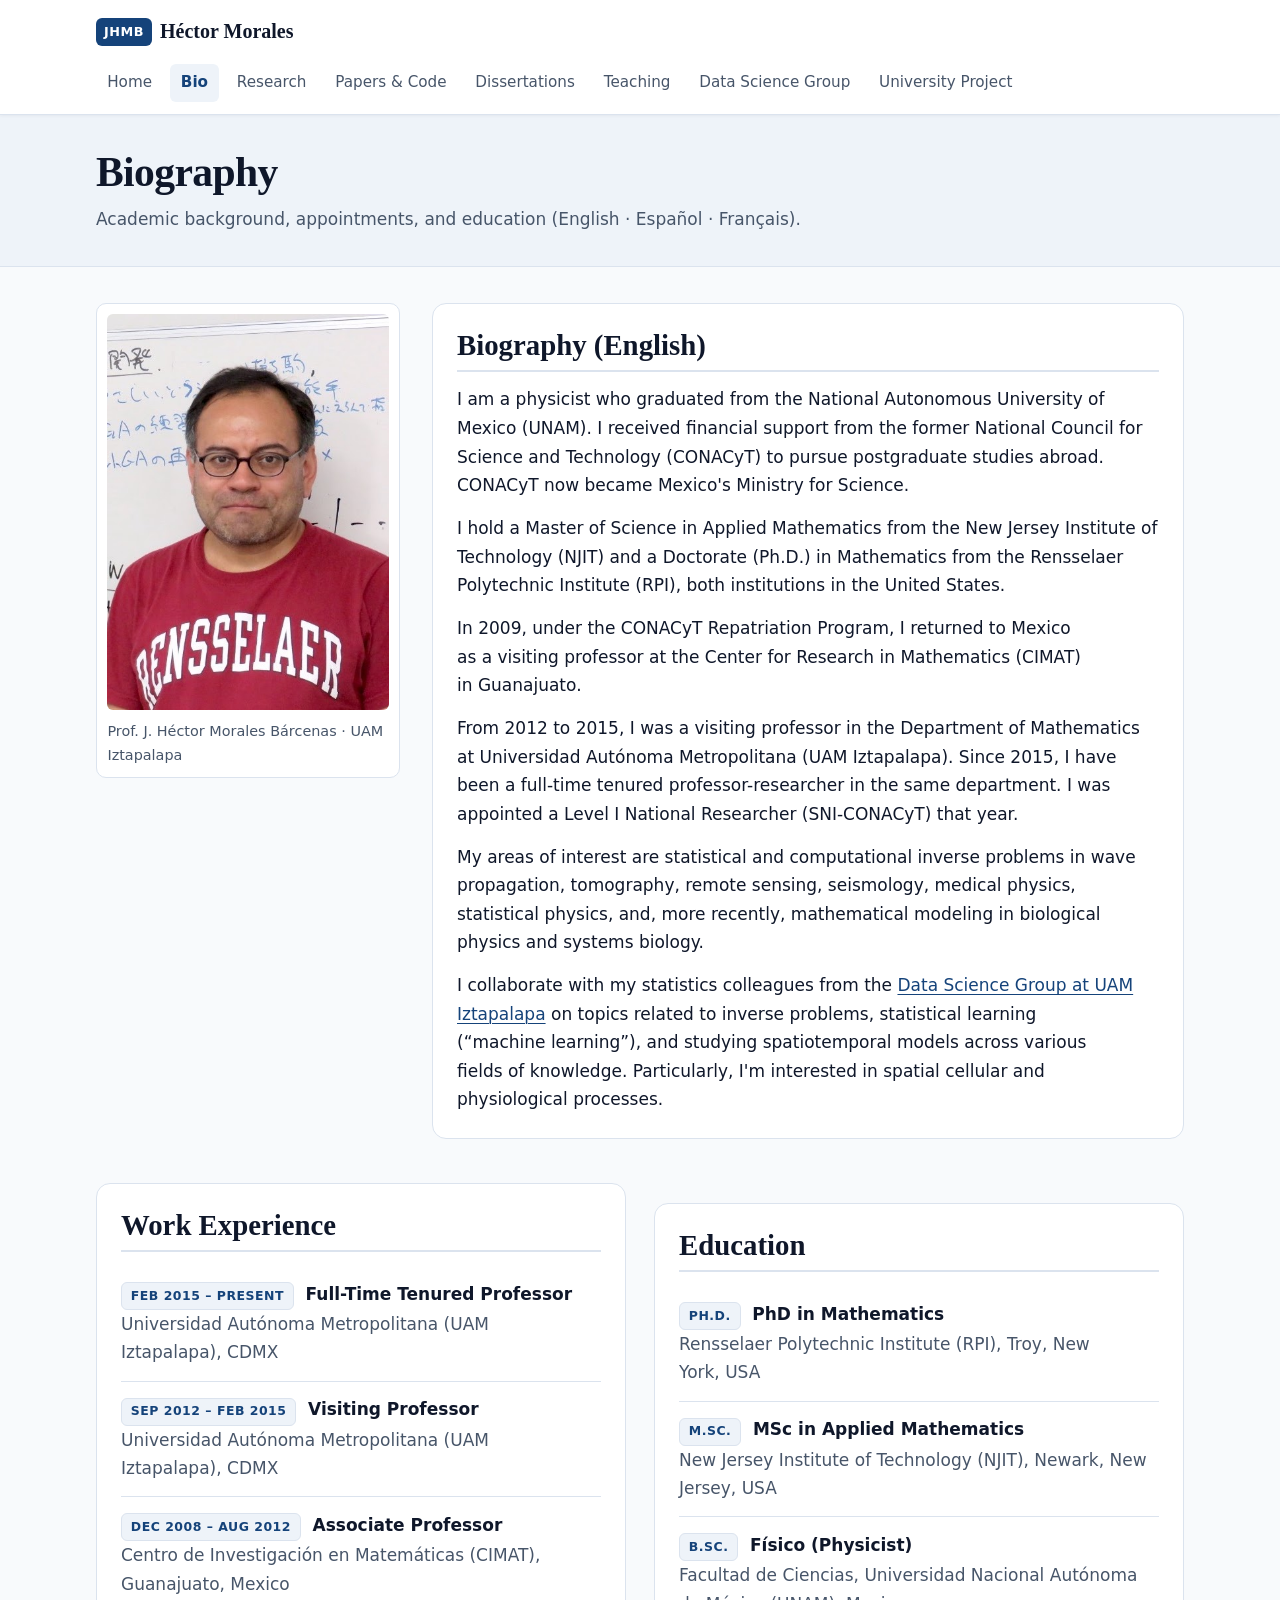
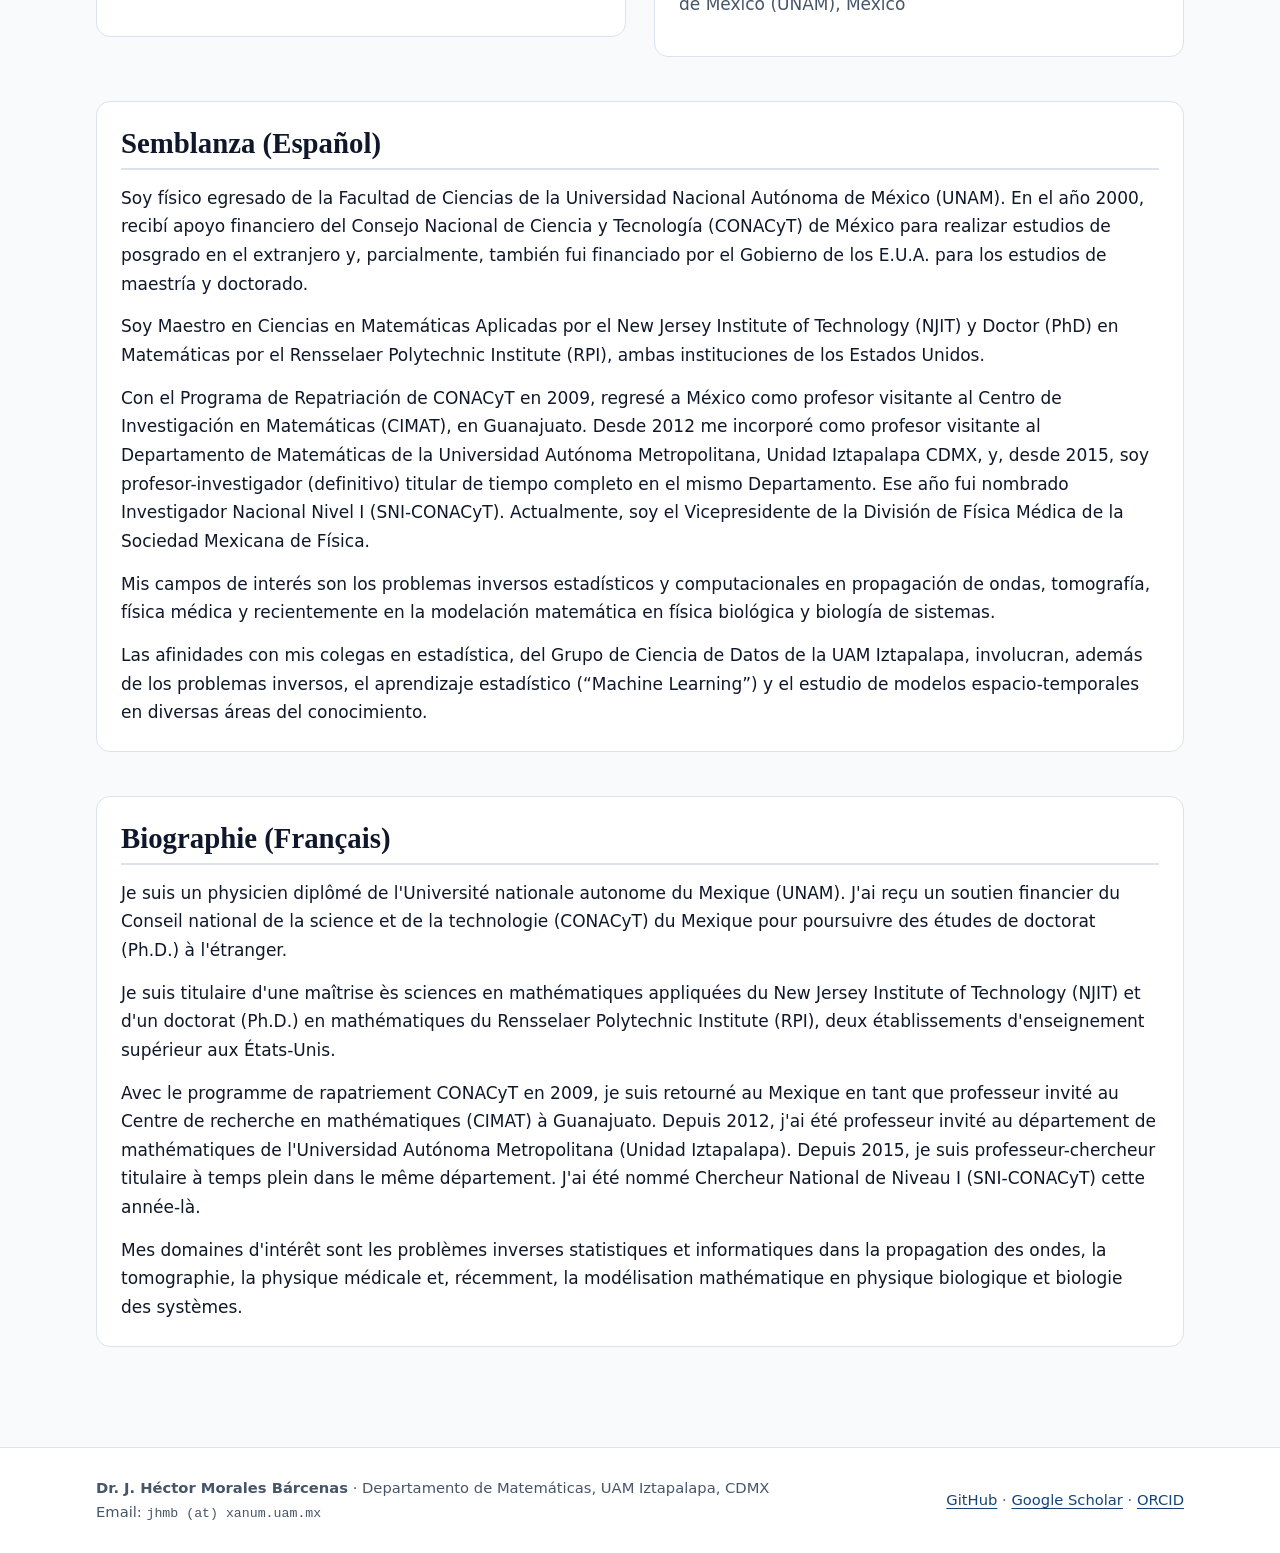
<file: bio.html>
<!DOCTYPE html>
<html lang="en">
<head>
  <meta charset="utf-8">
  <meta name="viewport" content="width=device-width, initial-scale=1">
  <meta name="color-scheme" content="light dark">
  <meta name="description" content="Biography, academic trajectory, and education of Prof. J. Héctor Morales Bárcenas (UAM Iztapalapa).">
  <title>Bio | Héctor Morales UAM-I</title>
  <link rel="stylesheet" href="assets/css/style.css">
</head>
<body>
  <a href="#main-title" class="visually-hidden">Skip to main content</a>

  <header class="site-header">
    <div class="container header-inner">
      <a href="index.html" class="site-brand">
        <span class="site-brand-badge">JHMB</span>
        <span>Héctor Morales</span>
      </a>
      <nav aria-label="Primary">
        <ul class="nav-list">
          <li><a href="index.html">Home</a></li>
          <li><a href="bio.html" aria-current="page">Bio</a></li>
          <li><a href="research.html">Research</a></li>
          <li><a href="papers.html">Papers &amp; Code</a></li>
          <li><a href="dissertations.html">Dissertations</a></li>
          <li><a href="teaching.html">Teaching</a></li>
          <li><a href="data-science-group.html">Data Science Group</a></li>
          <li><a href="university-project.html">University Project</a></li>
        </ul>
      </nav>
    </div>
  </header>

  <div class="page-banner">
    <div class="container">
      <h1 id="main-title" tabindex="-1">Biography</h1>
      <p>Academic background, appointments, and education (English &middot; Español &middot; Français).</p>
    </div>
  </div>

  <main class="container">
    <!-- English Bio + Portrait -->
    <section class="section-block profile-split">
      <figure class="media-figure">
        <img src="assets/images/img-23-bio.jpg" width="427" height="601" alt="Portrait of Prof. Héctor Morales Bárcenas">
        <figcaption>Prof. J. Héctor Morales Bárcenas &middot; UAM Iztapalapa</figcaption>
      </figure>

      <div class="card">
        <h2>Biography (English)</h2>
        <p>
          I am a physicist who graduated from the National Autonomous University of Mexico (UNAM). I received financial support from the former National Council for Science and Technology (CONACyT) to pursue postgraduate studies abroad. CONACyT now became Mexico's Ministry for Science.
        </p>
        <p>
          I hold a Master of Science in Applied Mathematics from the New Jersey Institute of Technology (NJIT) and a Doctorate (Ph.D.) in Mathematics from the Rensselaer Polytechnic Institute (RPI), both institutions in the United States.
        </p>
        <p>
          In 2009, under the CONACyT Repatriation Program, I returned to Mexico as a visiting professor at the Center for Research in Mathematics (CIMAT) in Guanajuato.
        </p>
        <p>
          From 2012 to 2015, I was a visiting professor in the Department of Mathematics at Universidad Autónoma Metropolitana (UAM Iztapalapa). Since 2015, I have been a full-time tenured professor-researcher in the same department. I was appointed a Level I National Researcher (SNI-CONACyT) that year.
        </p>
        <p>
          My areas of interest are statistical and computational inverse problems in wave propagation, tomography, remote sensing, seismology, medical physics, statistical physics, and, more recently, mathematical modeling in biological physics and systems biology.
        </p>
        <p>
          I collaborate with my statistics colleagues from the <a href="data-science-group.html">Data Science Group at UAM Iztapalapa</a> on topics related to inverse problems, statistical learning (&ldquo;machine learning&rdquo;), and studying spatiotemporal models across various fields of knowledge. Particularly, I'm interested in spatial cellular and physiological processes.
        </p>
      </div>
    </section>

    <!-- Work Experience & Education -->
    <section class="section-block two-col">
      <div class="card">
        <h2>Work Experience</h2>
        <ul class="thesis-list" role="list">
          <li>
            <span class="badge">Feb 2015 &ndash; Present</span>
            <strong>Full-Time Tenured Professor</strong><br>
            <span class="muted">Universidad Autónoma Metropolitana (UAM Iztapalapa), CDMX</span>
          </li>
          <li>
            <span class="badge">Sep 2012 &ndash; Feb 2015</span>
            <strong>Visiting Professor</strong><br>
            <span class="muted">Universidad Autónoma Metropolitana (UAM Iztapalapa), CDMX</span>
          </li>
          <li>
            <span class="badge">Dec 2008 &ndash; Aug 2012</span>
            <strong>Associate Professor</strong><br>
            <span class="muted">Centro de Investigación en Matemáticas (CIMAT), Guanajuato, Mexico</span>
          </li>
        </ul>
      </div>

      <div class="card">
        <h2>Education</h2>
        <ul class="thesis-list" role="list">
          <li>
            <span class="badge">Ph.D.</span>
            <strong>PhD in Mathematics</strong><br>
            <span class="muted">Rensselaer Polytechnic Institute (RPI), Troy, New York, USA</span>
          </li>
          <li>
            <span class="badge">M.Sc.</span>
            <strong>MSc in Applied Mathematics</strong><br>
            <span class="muted">New Jersey Institute of Technology (NJIT), Newark, New Jersey, USA</span>
          </li>
          <li>
            <span class="badge">B.Sc.</span>
            <strong>Físico (Physicist)</strong><br>
            <span class="muted">Facultad de Ciencias, Universidad Nacional Autónoma de México (UNAM), Mexico</span>
          </li>
        </ul>
      </div>
    </section>

    <!-- Spanish Bio -->
    <section class="section-block card" lang="es">
      <h2>Semblanza (Español)</h2>
      <p>
        Soy físico egresado de la Facultad de Ciencias de la Universidad Nacional Autónoma de México (UNAM). En el año 2000, recibí apoyo financiero del Consejo Nacional de Ciencia y Tecnología (CONACyT) de México para realizar estudios de posgrado en el extranjero y, parcialmente, también fui financiado por el Gobierno de los E.U.A. para los estudios de maestría y doctorado.
      </p>
      <p>
        Soy Maestro en Ciencias en Matemáticas Aplicadas por el New Jersey Institute of Technology (NJIT) y Doctor (PhD) en Matemáticas por el Rensselaer Polytechnic Institute (RPI), ambas instituciones de los Estados Unidos.
      </p>
      <p>
        Con el Programa de Repatriación de CONACyT en 2009, regresé a México como profesor visitante al Centro de Investigación en Matemáticas (CIMAT), en Guanajuato. Desde 2012 me incorporé como profesor visitante al Departamento de Matemáticas de la Universidad Autónoma Metropolitana, Unidad Iztapalapa CDMX, y, desde 2015, soy profesor-investigador (definitivo) titular de tiempo completo en el mismo Departamento. Ese año fui nombrado Investigador Nacional Nivel I (SNI-CONACyT). Actualmente, soy el Vicepresidente de la División de Física Médica de la Sociedad Mexicana de Física.
      </p>
      <p>
        Mis campos de interés son los problemas inversos estadísticos y computacionales en propagación de ondas, tomografía, física médica y recientemente en la modelación matemática en física biológica y biología de sistemas.
      </p>
      <p>
        Las afinidades con mis colegas en estadística, del Grupo de Ciencia de Datos de la UAM Iztapalapa, involucran, además de los problemas inversos, el aprendizaje estadístico (&ldquo;Machine Learning&rdquo;) y el estudio de modelos espacio-temporales en diversas áreas del conocimiento.
      </p>
    </section>

    <!-- French Bio -->
    <section class="section-block card" lang="fr">
      <h2>Biographie (Français)</h2>
      <p>
        Je suis un physicien diplômé de l'Université nationale autonome du Mexique (UNAM). J'ai reçu un soutien financier du Conseil national de la science et de la technologie (CONACyT) du Mexique pour poursuivre des études de doctorat (Ph.D.) à l'étranger.
      </p>
      <p>
        Je suis titulaire d'une maîtrise ès sciences en mathématiques appliquées du New Jersey Institute of Technology (NJIT) et d'un doctorat (Ph.D.) en mathématiques du Rensselaer Polytechnic Institute (RPI), deux établissements d'enseignement supérieur aux États-Unis.
      </p>
      <p>
        Avec le programme de rapatriement CONACyT en 2009, je suis retourné au Mexique en tant que professeur invité au Centre de recherche en mathématiques (CIMAT) à Guanajuato. Depuis 2012, j'ai été professeur invité au département de mathématiques de l'Universidad Autónoma Metropolitana (Unidad Iztapalapa). Depuis 2015, je suis professeur-chercheur titulaire à temps plein dans le même département. J'ai été nommé Chercheur National de Niveau I (SNI-CONACyT) cette année-là.
      </p>
      <p>
        Mes domaines d'intérêt sont les problèmes inverses statistiques et informatiques dans la propagation des ondes, la tomographie, la physique médicale et, récemment, la modélisation mathématique en physique biologique et biologie des systèmes.
      </p>
    </section>
  </main>

  <footer class="site-footer">
    <div class="container footer-inner">
      <div>
        <strong>Dr. J. Héctor Morales Bárcenas</strong> &middot; Departamento de Matemáticas, UAM Iztapalapa, CDMX<br>
        Email: <code>jhmb (at) xanum.uam.mx</code>
      </div>
      <div>
        <a href="https://github.com/hectormb100">GitHub</a> &middot;
        <a href="https://scholar.google.com/citations?hl=en&amp;user=fo9sszgAAAAJ&amp;view_op=list_works">Google Scholar</a> &middot;
        <a href="https://orcid.org/0000-0001-9377-4918">ORCID</a>
      </div>
    </div>
  </footer>
</body>
</html>
</file>
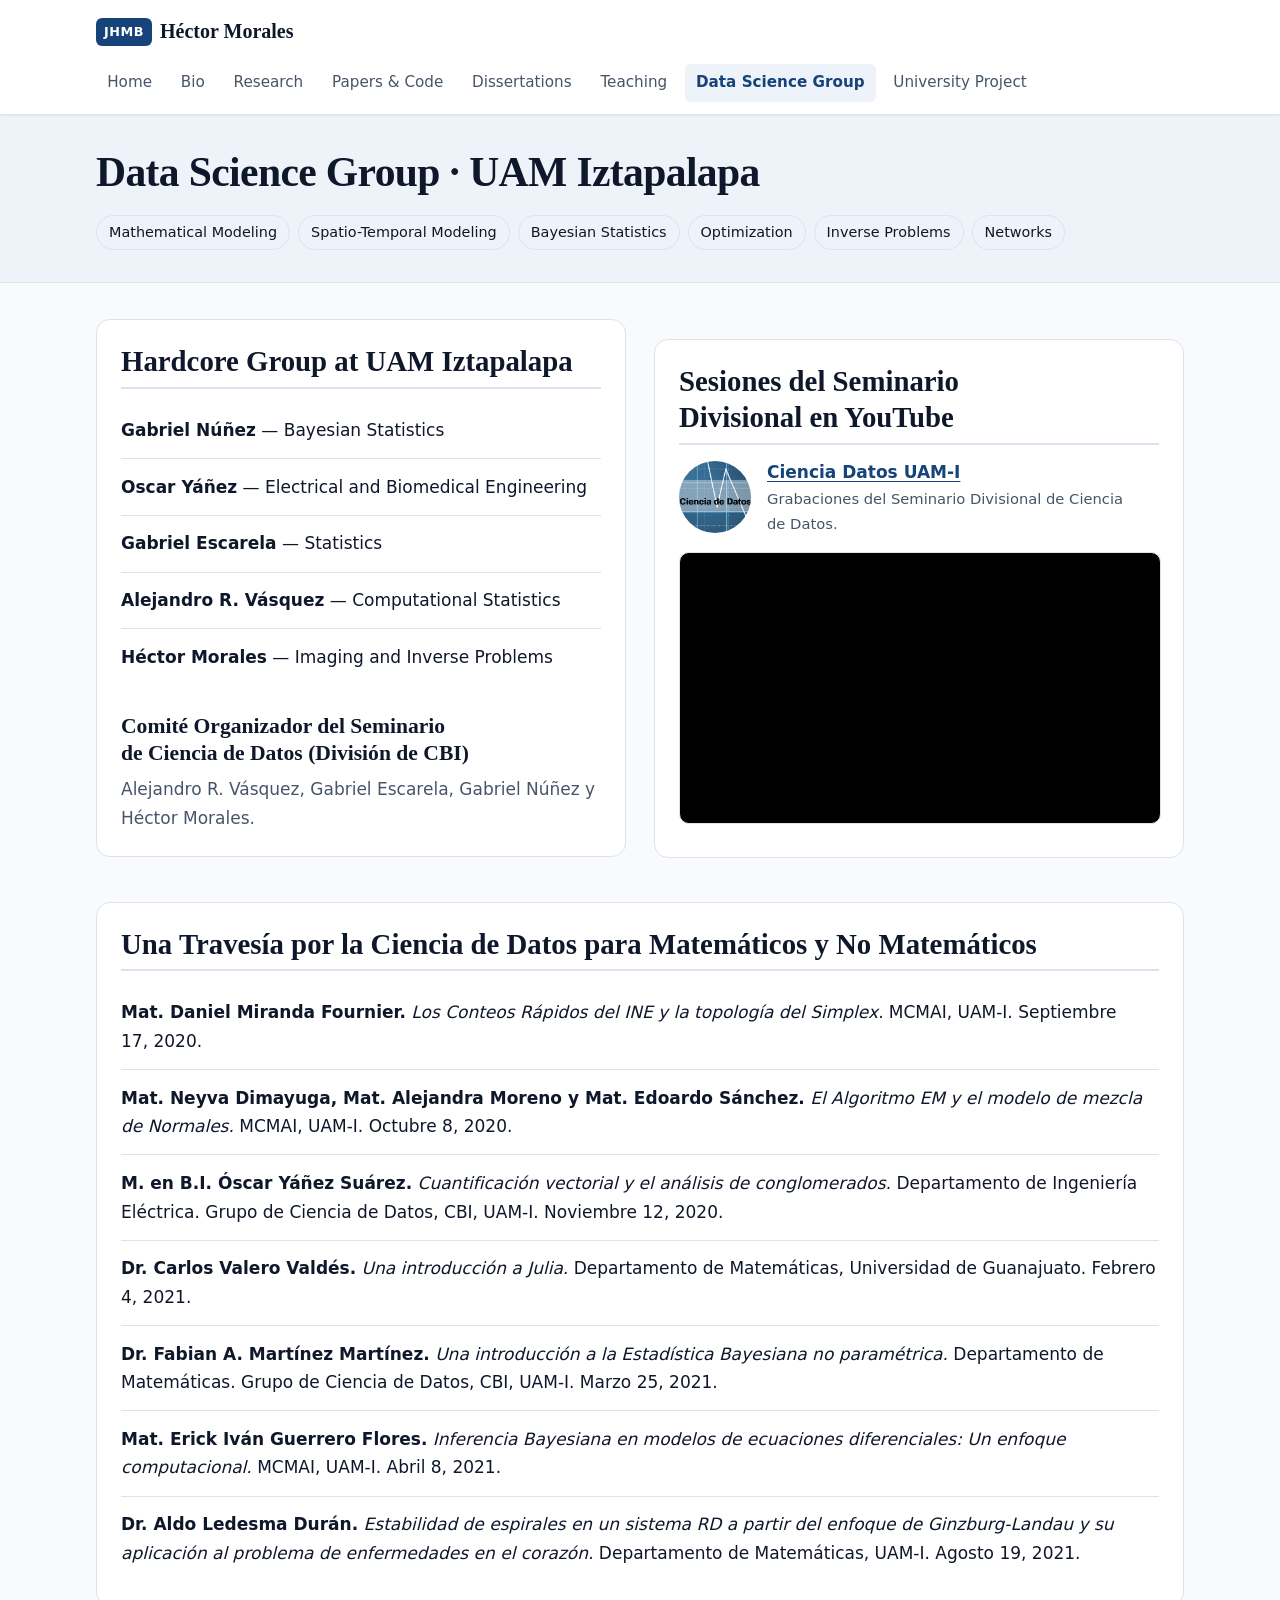
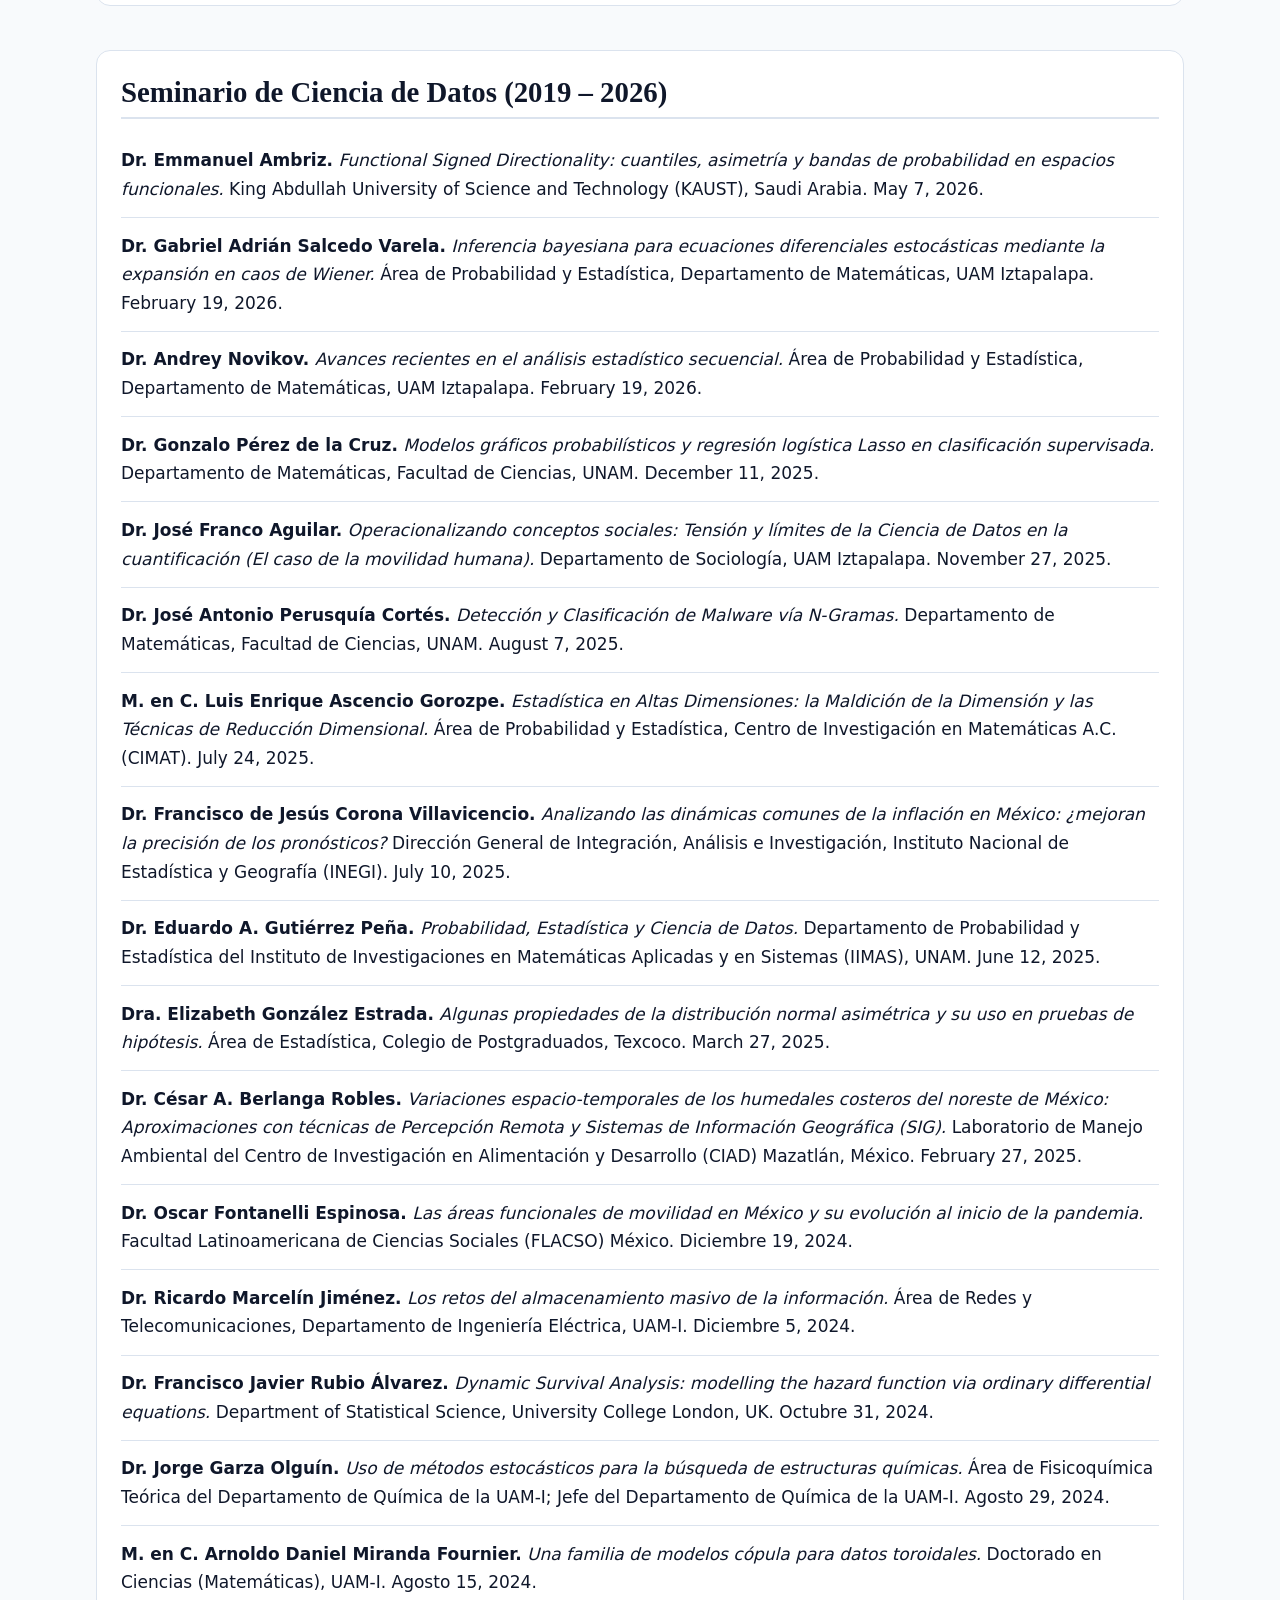
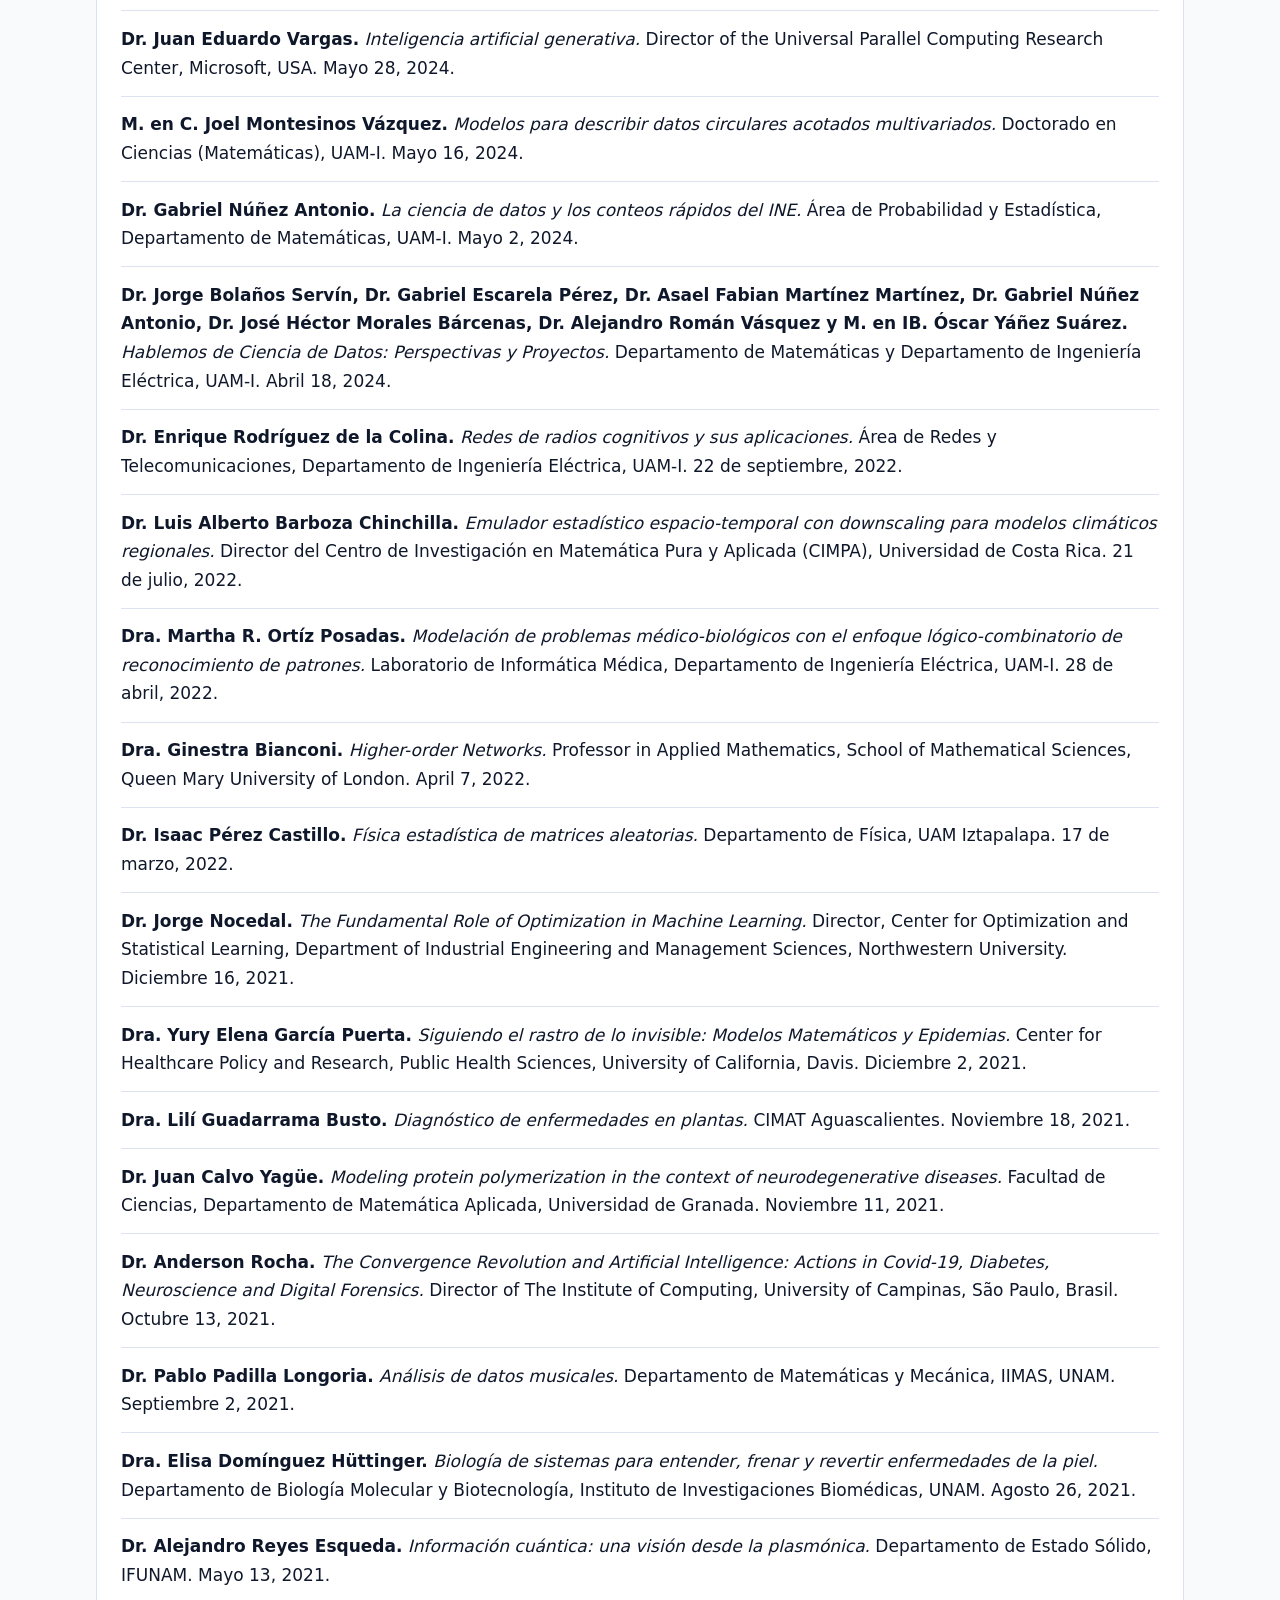
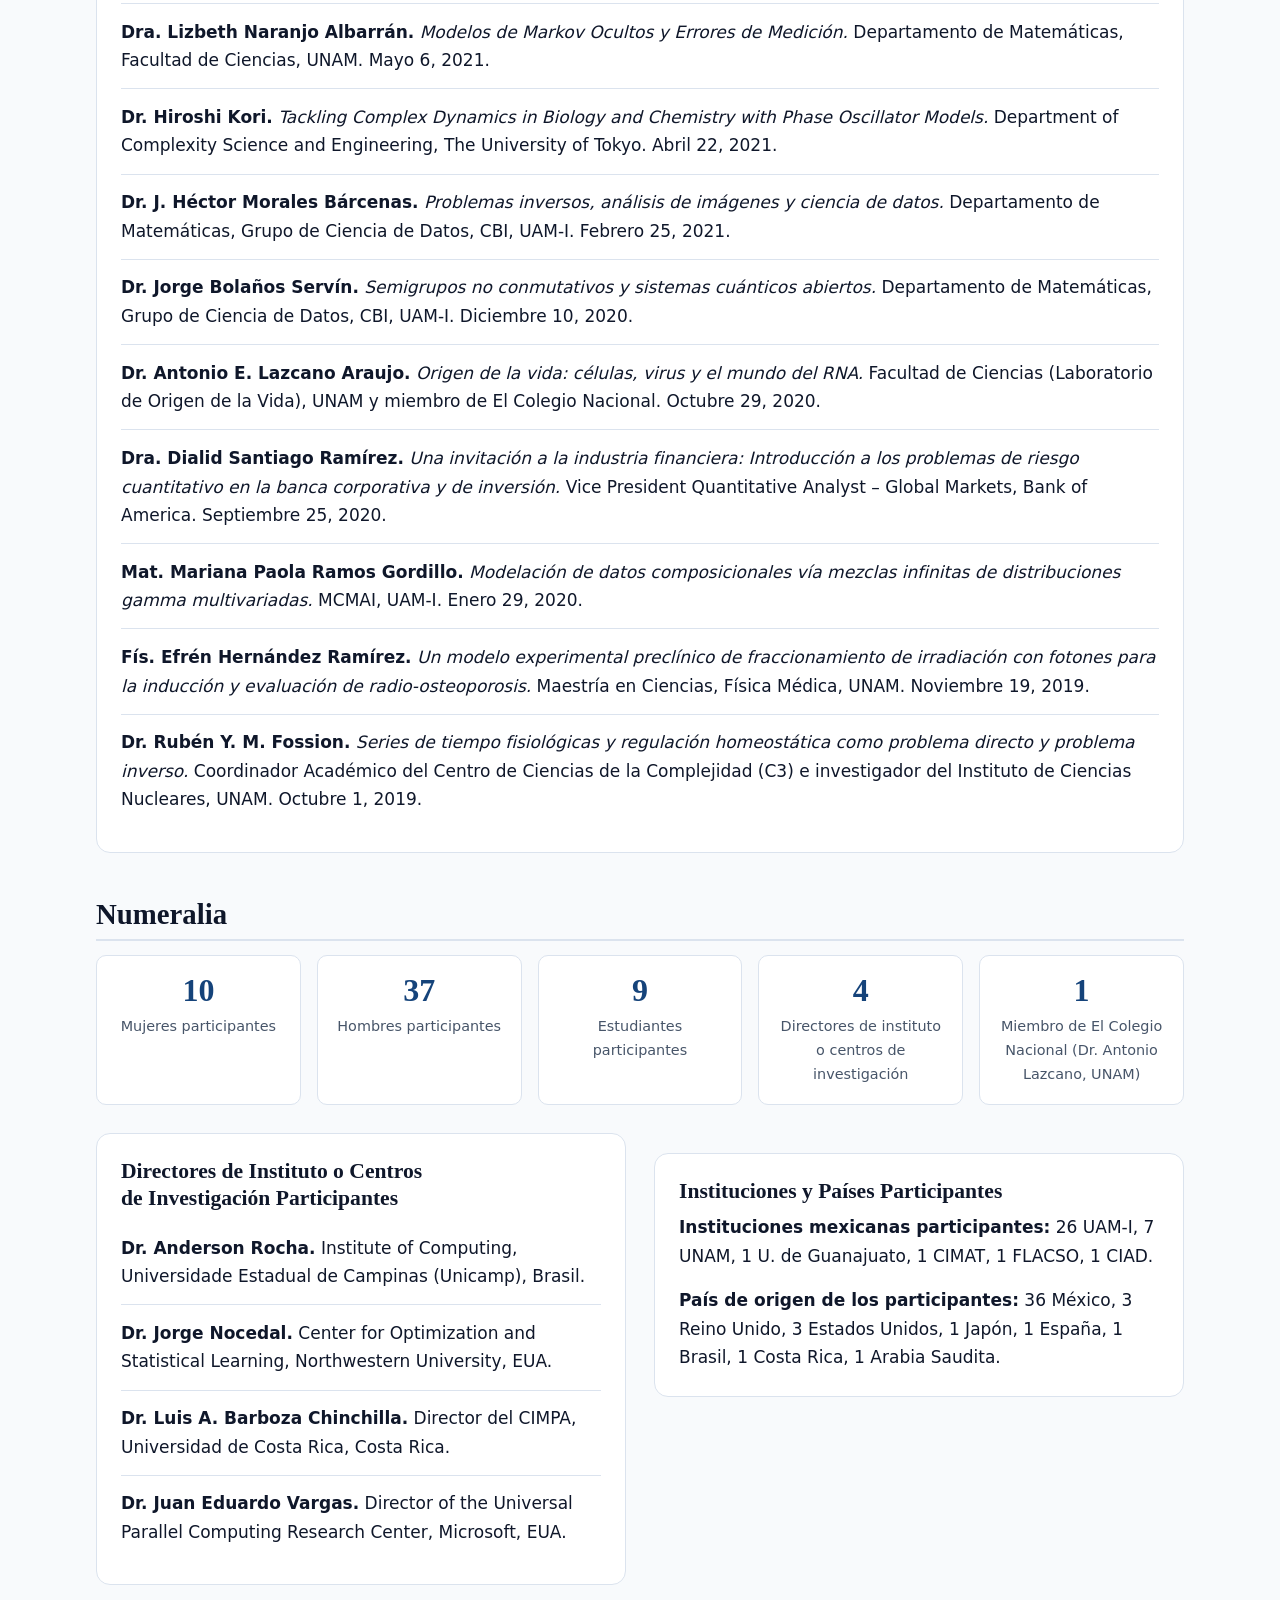
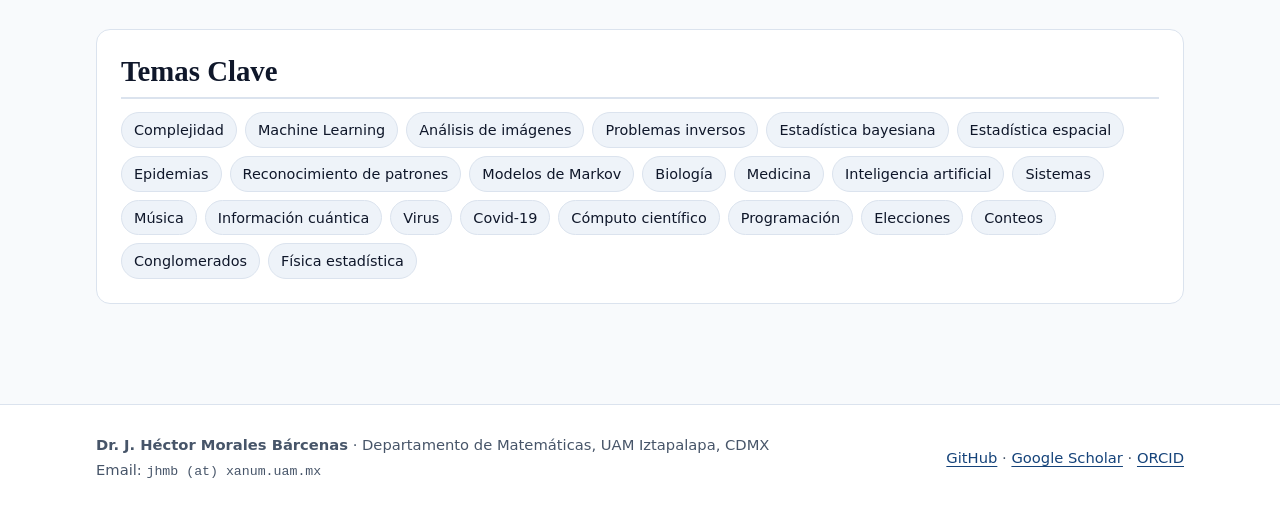
<file: data-science-group.html>
<!DOCTYPE html>
<html lang="es">
<head>
  <meta charset="utf-8">
  <meta name="viewport" content="width=device-width, initial-scale=1">
  <meta name="color-scheme" content="light dark">
  <meta name="description" content="Grupo de Ciencia de Datos y Seminario Divisional de Ciencia de Datos de la UAM Iztapalapa.">
  <title>Data Science Group | Héctor Morales UAM-I</title>
  <link rel="stylesheet" href="assets/css/style.css">
</head>
<body>
  <a href="#main-title" class="visually-hidden">Skip to main content</a>

  <header class="site-header">
    <div class="container header-inner">
      <a href="index.html" class="site-brand">
        <span class="site-brand-badge">JHMB</span>
        <span>Héctor Morales</span>
      </a>
      <nav aria-label="Primary">
        <ul class="nav-list">
          <li><a href="index.html">Home</a></li>
          <li><a href="bio.html">Bio</a></li>
          <li><a href="research.html">Research</a></li>
          <li><a href="papers.html">Papers &amp; Code</a></li>
          <li><a href="dissertations.html">Dissertations</a></li>
          <li><a href="teaching.html">Teaching</a></li>
          <li><a href="data-science-group.html" aria-current="page">Data Science Group</a></li>
          <li><a href="university-project.html">University Project</a></li>
        </ul>
      </nav>
    </div>
  </header>

  <div class="page-banner">
    <div class="container">
      <h1 id="main-title" tabindex="-1">Data Science Group &middot; UAM Iztapalapa</h1>
      <ul class="pill-list mt-1" role="list">
        <li class="pill">Mathematical Modeling</li>
        <li class="pill">Spatio-Temporal Modeling</li>
        <li class="pill">Bayesian Statistics</li>
        <li class="pill">Optimization</li>
        <li class="pill">Inverse Problems</li>
        <li class="pill">Networks</li>
      </ul>
    </div>
  </div>

  <main class="container">
    <!-- Core Group & YouTube Seminar -->
    <section class="section-block two-col">
      <div class="card">
        <h2 lang="en">Hardcore Group at UAM Iztapalapa</h2>
        <ul class="thesis-list" role="list">
          <li><strong>Gabriel Núñez</strong> &mdash; Bayesian Statistics</li>
          <li><strong>Oscar Yáñez</strong> &mdash; Electrical and Biomedical Engineering</li>
          <li><strong>Gabriel Escarela</strong> &mdash; Statistics</li>
          <li><strong>Alejandro R. Vásquez</strong> &mdash; Computational Statistics</li>
          <li><strong>Héctor Morales</strong> &mdash; Imaging and Inverse Problems</li>
        </ul>

        <h3 class="mt-2">Comité Organizador del Seminario de Ciencia de Datos (División de CBI)</h3>
        <p class="muted">Alejandro R. Vásquez, Gabriel Escarela, Gabriel Núñez y Héctor Morales.</p>
      </div>

      <div class="card">
        <h2>Sesiones del Seminario Divisional en YouTube</h2>
        <div style="display: flex; align-items: center; gap: 1rem; margin-block-end: 1rem;">
          <img src="assets/images/img-32-dsg.jpg" width="72" height="72" alt="Canal Ciencia Datos UAM-I" style="inline-size: 4.5rem; border-radius: 50%;">
          <div>
            <strong><a href="https://www.youtube.com/channel/UCxC9RizNp3OfYshB29OAOuA/videos">Ciencia Datos UAM-I</a></strong>
            <p class="muted" style="font-size: 0.92rem;">Grabaciones del Seminario Divisional de Ciencia de Datos.</p>
          </div>
        </div>
        <iframe class="video-frame" src="https://www.youtube.com/embed/videoseries?list=PLVCBWqjii6JZWKk84lKA-ud7zN2sPhOhe" title="Lista de reproducción del Seminario de Ciencia de Datos UAM-I" loading="lazy" allowfullscreen></iframe>
      </div>
    </section>

    <!-- Una Travesía por la Ciencia de Datos -->
    <section class="section-block card">
      <h2>Una Travesía por la Ciencia de Datos para Matemáticos y No Matemáticos</h2>
      <ul class="seminar-list" role="list">
        <li><strong>Mat. Daniel Miranda Fournier.</strong> <em>Los Conteos Rápidos del INE y la topología del Simplex.</em> MCMAI, UAM-I. Septiembre 17, 2020.</li>
        <li><strong>Mat. Neyva Dimayuga, Mat. Alejandra Moreno y Mat. Edoardo Sánchez.</strong> <em>El Algoritmo EM y el modelo de mezcla de Normales.</em> MCMAI, UAM-I. Octubre 8, 2020.</li>
        <li><strong>M. en B.I. Óscar Yáñez Suárez.</strong> <em>Cuantificación vectorial y el análisis de conglomerados.</em> Departamento de Ingeniería Eléctrica. Grupo de Ciencia de Datos, CBI, UAM-I. Noviembre 12, 2020.</li>
        <li><strong>Dr. Carlos Valero Valdés.</strong> <em>Una introducción a Julia.</em> Departamento de Matemáticas, Universidad de Guanajuato. Febrero 4, 2021.</li>
        <li><strong>Dr. Fabian A. Martínez Martínez.</strong> <em>Una introducción a la Estadística Bayesiana no paramétrica.</em> Departamento de Matemáticas. Grupo de Ciencia de Datos, CBI, UAM-I. Marzo 25, 2021.</li>
        <li><strong>Mat. Erick Iván Guerrero Flores.</strong> <em>Inferencia Bayesiana en modelos de ecuaciones diferenciales: Un enfoque computacional.</em> MCMAI, UAM-I. Abril 8, 2021.</li>
        <li><strong>Dr. Aldo Ledesma Durán.</strong> <em>Estabilidad de espirales en un sistema RD a partir del enfoque de Ginzburg-Landau y su aplicación al problema de enfermedades en el corazón.</em> Departamento de Matemáticas, UAM-I. Agosto 19, 2021.</li>
      </ul>
    </section>

    <!-- Seminario de Ciencia de Datos -->
    <section class="section-block card">
      <h2>Seminario de Ciencia de Datos (2019 &ndash; 2026)</h2>
      <ul class="seminar-list" role="list">
        <li><strong>Dr. Emmanuel Ambriz.</strong> <em lang="en">Functional Signed Directionality</em><em>: cuantiles, asimetría y bandas de probabilidad en espacios funcionales.</em> King Abdullah University of Science and Technology (KAUST), Saudi Arabia. May 7, 2026.</li>
        <li><strong>Dr. Gabriel Adrián Salcedo Varela.</strong> <em>Inferencia bayesiana para ecuaciones diferenciales estocásticas mediante la expansión en caos de Wiener.</em> Área de Probabilidad y Estadística, Departamento de Matemáticas, UAM Iztapalapa. February 19, 2026.</li>
        <li><strong>Dr. Andrey Novikov.</strong> <em>Avances recientes en el análisis estadístico secuencial.</em> Área de Probabilidad y Estadística, Departamento de Matemáticas, UAM Iztapalapa. February 19, 2026.</li>
        <li><strong>Dr. Gonzalo Pérez de la Cruz.</strong> <em>Modelos gráficos probabilísticos y regresión logística Lasso en clasificación supervisada.</em> Departamento de Matemáticas, Facultad de Ciencias, UNAM. December 11, 2025.</li>
        <li><strong>Dr. José Franco Aguilar.</strong> <em>Operacionalizando conceptos sociales: Tensión y límites de la Ciencia de Datos en la cuantificación (El caso de la movilidad humana).</em> Departamento de Sociología, UAM Iztapalapa. November 27, 2025.</li>
        <li><strong>Dr. José Antonio Perusquía Cortés.</strong> <em>Detección y Clasificación de Malware vía N-Gramas.</em> Departamento de Matemáticas, Facultad de Ciencias, UNAM. August 7, 2025.</li>
        <li><strong>M. en C. Luis Enrique Ascencio Gorozpe.</strong> <em>Estadística en Altas Dimensiones: la Maldición de la Dimensión y las Técnicas de Reducción Dimensional.</em> Área de Probabilidad y Estadística, Centro de Investigación en Matemáticas A.C. (CIMAT). July 24, 2025.</li>
        <li><strong>Dr. Francisco de Jesús Corona Villavicencio.</strong> <em>Analizando las dinámicas comunes de la inflación en México: ¿mejoran la precisión de los pronósticos?</em> Dirección General de Integración, Análisis e Investigación, Instituto Nacional de Estadística y Geografía (INEGI). July 10, 2025.</li>
        <li><strong>Dr. Eduardo A. Gutiérrez Peña.</strong> <em>Probabilidad, Estadística y Ciencia de Datos.</em> Departamento de Probabilidad y Estadística del Instituto de Investigaciones en Matemáticas Aplicadas y en Sistemas (IIMAS), UNAM. June 12, 2025.</li>
        <li><strong>Dra. Elizabeth González Estrada.</strong> <em>Algunas propiedades de la distribución normal asimétrica y su uso en pruebas de hipótesis.</em> Área de Estadística, Colegio de Postgraduados, Texcoco. March 27, 2025.</li>
        <li><strong>Dr. César A. Berlanga Robles.</strong> <em>Variaciones espacio-temporales de los humedales costeros del noreste de México: Aproximaciones con técnicas de Percepción Remota y Sistemas de Información Geográfica (SIG).</em> Laboratorio de Manejo Ambiental del Centro de Investigación en Alimentación y Desarrollo (CIAD) Mazatlán, México. February 27, 2025.</li>
        <li><strong>Dr. Oscar Fontanelli Espinosa.</strong> <em>Las áreas funcionales de movilidad en México y su evolución al inicio de la pandemia.</em> Facultad Latinoamericana de Ciencias Sociales (FLACSO) México. Diciembre 19, 2024.</li>
        <li><strong>Dr. Ricardo Marcelín Jiménez.</strong> <em>Los retos del almacenamiento masivo de la información.</em> Área de Redes y Telecomunicaciones, Departamento de Ingeniería Eléctrica, UAM-I. Diciembre 5, 2024.</li>
        <li><strong>Dr. Francisco Javier Rubio Álvarez.</strong> <em lang="en">Dynamic Survival Analysis: modelling the hazard function via ordinary differential equations.</em> Department of Statistical Science, University College London, UK. Octubre 31, 2024.</li>
        <li><strong>Dr. Jorge Garza Olguín.</strong> <em>Uso de métodos estocásticos para la búsqueda de estructuras químicas.</em> Área de Fisicoquímica Teórica del Departamento de Química de la UAM-I; Jefe del Departamento de Química de la UAM-I. Agosto 29, 2024.</li>
        <li><strong>M. en C. Arnoldo Daniel Miranda Fournier.</strong> <em>Una familia de modelos cópula para datos toroidales.</em> Doctorado en Ciencias (Matemáticas), UAM-I. Agosto 15, 2024.</li>
        <li><strong>Dr. Juan Eduardo Vargas.</strong> <em>Inteligencia artificial generativa.</em> Director of the Universal Parallel Computing Research Center, Microsoft, USA. Mayo 28, 2024.</li>
        <li><strong>M. en C. Joel Montesinos Vázquez.</strong> <em>Modelos para describir datos circulares acotados multivariados.</em> Doctorado en Ciencias (Matemáticas), UAM-I. Mayo 16, 2024.</li>
        <li><strong>Dr. Gabriel Núñez Antonio.</strong> <em>La ciencia de datos y los conteos rápidos del INE.</em> Área de Probabilidad y Estadística, Departamento de Matemáticas, UAM-I. Mayo 2, 2024.</li>
        <li><strong>Dr. Jorge Bolaños Servín, Dr. Gabriel Escarela Pérez, Dr. Asael Fabian Martínez Martínez, Dr. Gabriel Núñez Antonio, Dr. José Héctor Morales Bárcenas, Dr. Alejandro Román Vásquez y M. en IB. Óscar Yáñez Suárez.</strong> <em>Hablemos de Ciencia de Datos: Perspectivas y Proyectos.</em> Departamento de Matemáticas y Departamento de Ingeniería Eléctrica, UAM-I. Abril 18, 2024.</li>
        <li><strong>Dr. Enrique Rodríguez de la Colina.</strong> <em>Redes de radios cognitivos y sus aplicaciones.</em> Área de Redes y Telecomunicaciones, Departamento de Ingeniería Eléctrica, UAM-I. 22 de septiembre, 2022.</li>
        <li><strong>Dr. Luis Alberto Barboza Chinchilla.</strong> <em>Emulador estadístico espacio-temporal con downscaling para modelos climáticos regionales.</em> Director del Centro de Investigación en Matemática Pura y Aplicada (CIMPA), Universidad de Costa Rica. 21 de julio, 2022.</li>
        <li><strong>Dra. Martha R. Ortíz Posadas.</strong> <em>Modelación de problemas médico-biológicos con el enfoque lógico-combinatorio de reconocimiento de patrones.</em> Laboratorio de Informática Médica, Departamento de Ingeniería Eléctrica, UAM-I. 28 de abril, 2022.</li>
        <li><strong>Dra. Ginestra Bianconi.</strong> <em lang="en">Higher-order Networks.</em> Professor in Applied Mathematics, School of Mathematical Sciences, Queen Mary University of London. April 7, 2022.</li>
        <li><strong>Dr. Isaac Pérez Castillo.</strong> <em>Física estadística de matrices aleatorias.</em> Departamento de Física, UAM Iztapalapa. 17 de marzo, 2022.</li>
        <li><strong>Dr. Jorge Nocedal.</strong> <em lang="en">The Fundamental Role of Optimization in Machine Learning.</em> Director, Center for Optimization and Statistical Learning, Department of Industrial Engineering and Management Sciences, Northwestern University. Diciembre 16, 2021.</li>
        <li><strong>Dra. Yury Elena García Puerta.</strong> <em>Siguiendo el rastro de lo invisible: Modelos Matemáticos y Epidemias.</em> Center for Healthcare Policy and Research, Public Health Sciences, University of California, Davis. Diciembre 2, 2021.</li>
        <li><strong>Dra. Lilí Guadarrama Busto.</strong> <em>Diagnóstico de enfermedades en plantas.</em> CIMAT Aguascalientes. Noviembre 18, 2021.</li>
        <li><strong>Dr. Juan Calvo Yagüe.</strong> <em lang="en">Modeling protein polymerization in the context of neurodegenerative diseases.</em> Facultad de Ciencias, Departamento de Matemática Aplicada, Universidad de Granada. Noviembre 11, 2021.</li>
        <li><strong>Dr. Anderson Rocha.</strong> <em lang="en">The Convergence Revolution and Artificial Intelligence: Actions in Covid-19, Diabetes, Neuroscience and Digital Forensics.</em> Director of The Institute of Computing, University of Campinas, São Paulo, Brasil. Octubre 13, 2021.</li>
        <li><strong>Dr. Pablo Padilla Longoria.</strong> <em>Análisis de datos musicales.</em> Departamento de Matemáticas y Mecánica, IIMAS, UNAM. Septiembre 2, 2021.</li>
        <li><strong>Dra. Elisa Domínguez Hüttinger.</strong> <em>Biología de sistemas para entender, frenar y revertir enfermedades de la piel.</em> Departamento de Biología Molecular y Biotecnología, Instituto de Investigaciones Biomédicas, UNAM. Agosto 26, 2021.</li>
        <li><strong>Dr. Alejandro Reyes Esqueda.</strong> <em>Información cuántica: una visión desde la plasmónica.</em> Departamento de Estado Sólido, IFUNAM. Mayo 13, 2021.</li>
        <li><strong>Dra. Lizbeth Naranjo Albarrán.</strong> <em>Modelos de Markov Ocultos y Errores de Medición.</em> Departamento de Matemáticas, Facultad de Ciencias, UNAM. Mayo 6, 2021.</li>
        <li><strong>Dr. Hiroshi Kori.</strong> <em lang="en">Tackling Complex Dynamics in Biology and Chemistry with Phase Oscillator Models.</em> Department of Complexity Science and Engineering, The University of Tokyo. Abril 22, 2021.</li>
        <li><strong>Dr. J. Héctor Morales Bárcenas.</strong> <em>Problemas inversos, análisis de imágenes y ciencia de datos.</em> Departamento de Matemáticas, Grupo de Ciencia de Datos, CBI, UAM-I. Febrero 25, 2021.</li>
        <li><strong>Dr. Jorge Bolaños Servín.</strong> <em>Semigrupos no conmutativos y sistemas cuánticos abiertos.</em> Departamento de Matemáticas, Grupo de Ciencia de Datos, CBI, UAM-I. Diciembre 10, 2020.</li>
        <li><strong>Dr. Antonio E. Lazcano Araujo.</strong> <em>Origen de la vida: células, virus y el mundo del RNA.</em> Facultad de Ciencias (Laboratorio de Origen de la Vida), UNAM y miembro de El Colegio Nacional. Octubre 29, 2020.</li>
        <li><strong>Dra. Dialid Santiago Ramírez.</strong> <em>Una invitación a la industria financiera: Introducción a los problemas de riesgo cuantitativo en la banca corporativa y de inversión.</em> Vice President Quantitative Analyst &ndash; Global Markets, Bank of America. Septiembre 25, 2020.</li>
        <li><strong>Mat. Mariana Paola Ramos Gordillo.</strong> <em>Modelación de datos composicionales vía mezclas infinitas de distribuciones gamma multivariadas.</em> MCMAI, UAM-I. Enero 29, 2020.</li>
        <li><strong>Fís. Efrén Hernández Ramírez.</strong> <em>Un modelo experimental preclínico de fraccionamiento de irradiación con fotones para la inducción y evaluación de radio-osteoporosis.</em> Maestría en Ciencias, Física Médica, UNAM. Noviembre 19, 2019.</li>
        <li><strong>Dr. Rubén Y. M. Fossion.</strong> <em>Series de tiempo fisiológicas y regulación homeostática como problema directo y problema inverso.</em> Coordinador Académico del Centro de Ciencias de la Complejidad (C3) e investigador del Instituto de Ciencias Nucleares, UNAM. Octubre 1, 2019.</li>
      </ul>
    </section>

    <!-- Numeralia -->
    <section class="section-block">
      <h2>Numeralia</h2>
      <div class="stat-grid">
        <div class="stat-card">
          <span class="stat-number">10</span>
          <span class="stat-label">Mujeres participantes</span>
        </div>
        <div class="stat-card">
          <span class="stat-number">37</span>
          <span class="stat-label">Hombres participantes</span>
        </div>
        <div class="stat-card">
          <span class="stat-number">9</span>
          <span class="stat-label">Estudiantes participantes</span>
        </div>
        <div class="stat-card">
          <span class="stat-number">4</span>
          <span class="stat-label">Directores de instituto o centros de investigación</span>
        </div>
        <div class="stat-card">
          <span class="stat-number">1</span>
          <span class="stat-label">Miembro de El Colegio Nacional (Dr. Antonio Lazcano, UNAM)</span>
        </div>
      </div>

      <div class="two-col mt-2">
        <div class="card">
          <h3>Directores de Instituto o Centros de Investigación Participantes</h3>
          <ul class="thesis-list" role="list">
            <li><strong>Dr. Anderson Rocha.</strong> Institute of Computing, Universidade Estadual de Campinas (Unicamp), Brasil.</li>
            <li><strong>Dr. Jorge Nocedal.</strong> Center for Optimization and Statistical Learning, Northwestern University, EUA.</li>
            <li><strong>Dr. Luis A. Barboza Chinchilla.</strong> Director del CIMPA, Universidad de Costa Rica, Costa Rica.</li>
            <li><strong>Dr. Juan Eduardo Vargas.</strong> Director of the Universal Parallel Computing Research Center, Microsoft, EUA.</li>
          </ul>
        </div>

        <div class="card">
          <h3>Instituciones y Países Participantes</h3>
          <p>
            <strong>Instituciones mexicanas participantes:</strong> 26 UAM-I, 7 UNAM, 1 U. de Guanajuato, 1 CIMAT, 1 FLACSO, 1 CIAD.
          </p>
          <p class="mt-1">
            <strong>País de origen de los participantes:</strong> 36 México, 3 Reino Unido, 3 Estados Unidos, 1 Japón, 1 España, 1 Brasil, 1 Costa Rica, 1 Arabia Saudita.
          </p>
        </div>
      </div>
    </section>

    <!-- Temas Clave -->
    <section class="section-block card">
      <h2>Temas Clave</h2>
      <ul class="pill-list" role="list">
        <li class="pill">Complejidad</li>
        <li class="pill">Machine Learning</li>
        <li class="pill">Análisis de imágenes</li>
        <li class="pill">Problemas inversos</li>
        <li class="pill">Estadística bayesiana</li>
        <li class="pill">Estadística espacial</li>
        <li class="pill">Epidemias</li>
        <li class="pill">Reconocimiento de patrones</li>
        <li class="pill">Modelos de Markov</li>
        <li class="pill">Biología</li>
        <li class="pill">Medicina</li>
        <li class="pill">Inteligencia artificial</li>
        <li class="pill">Sistemas</li>
        <li class="pill">Música</li>
        <li class="pill">Información cuántica</li>
        <li class="pill">Virus</li>
        <li class="pill">Covid-19</li>
        <li class="pill">Cómputo científico</li>
        <li class="pill">Programación</li>
        <li class="pill">Elecciones</li>
        <li class="pill">Conteos</li>
        <li class="pill">Conglomerados</li>
        <li class="pill">Física estadística</li>
      </ul>
    </section>
  </main>

  <footer class="site-footer">
    <div class="container footer-inner">
      <div>
        <strong>Dr. J. Héctor Morales Bárcenas</strong> &middot; Departamento de Matemáticas, UAM Iztapalapa, CDMX<br>
        Email: <code>jhmb (at) xanum.uam.mx</code>
      </div>
      <div>
        <a href="https://github.com/hectormb100">GitHub</a> &middot;
        <a href="https://scholar.google.com/citations?hl=en&amp;user=fo9sszgAAAAJ&amp;view_op=list_works">Google Scholar</a> &middot;
        <a href="https://orcid.org/0000-0001-9377-4918">ORCID</a>
      </div>
    </div>
  </footer>
</body>
</html>
</file>
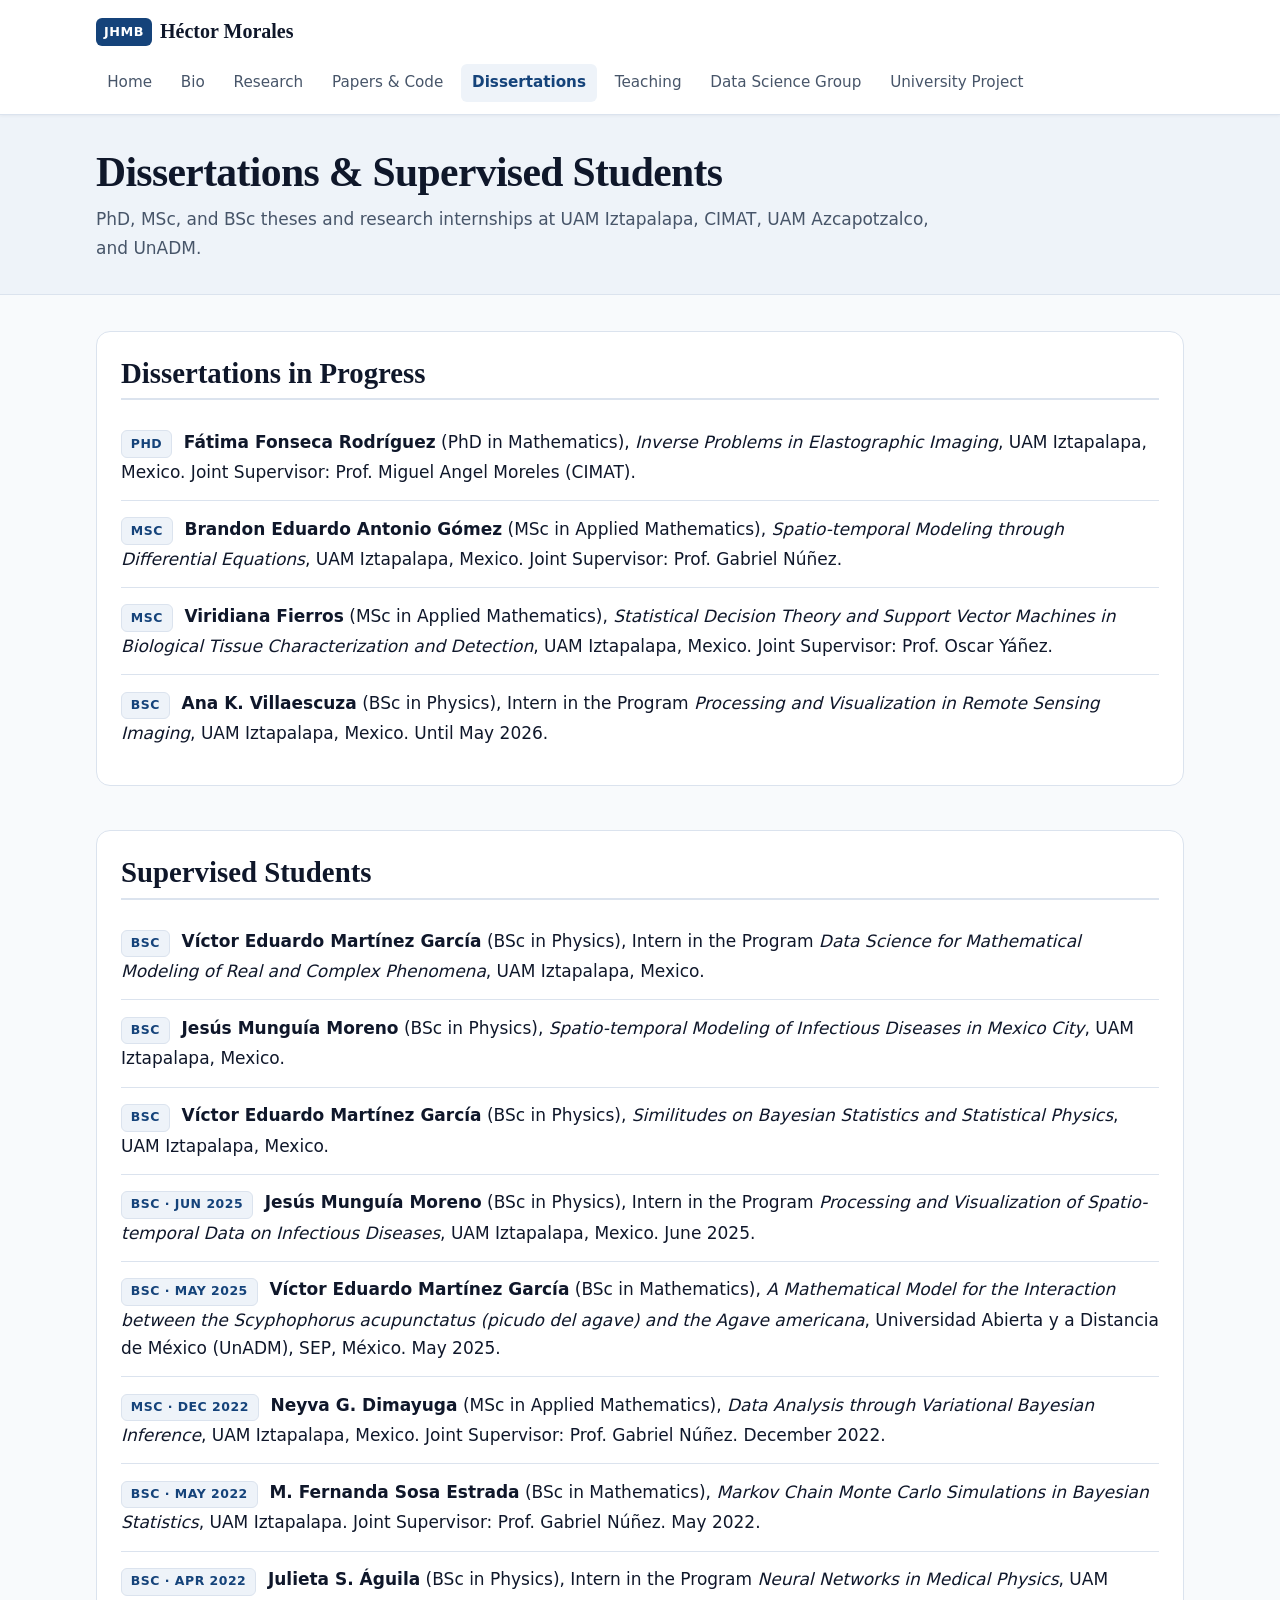
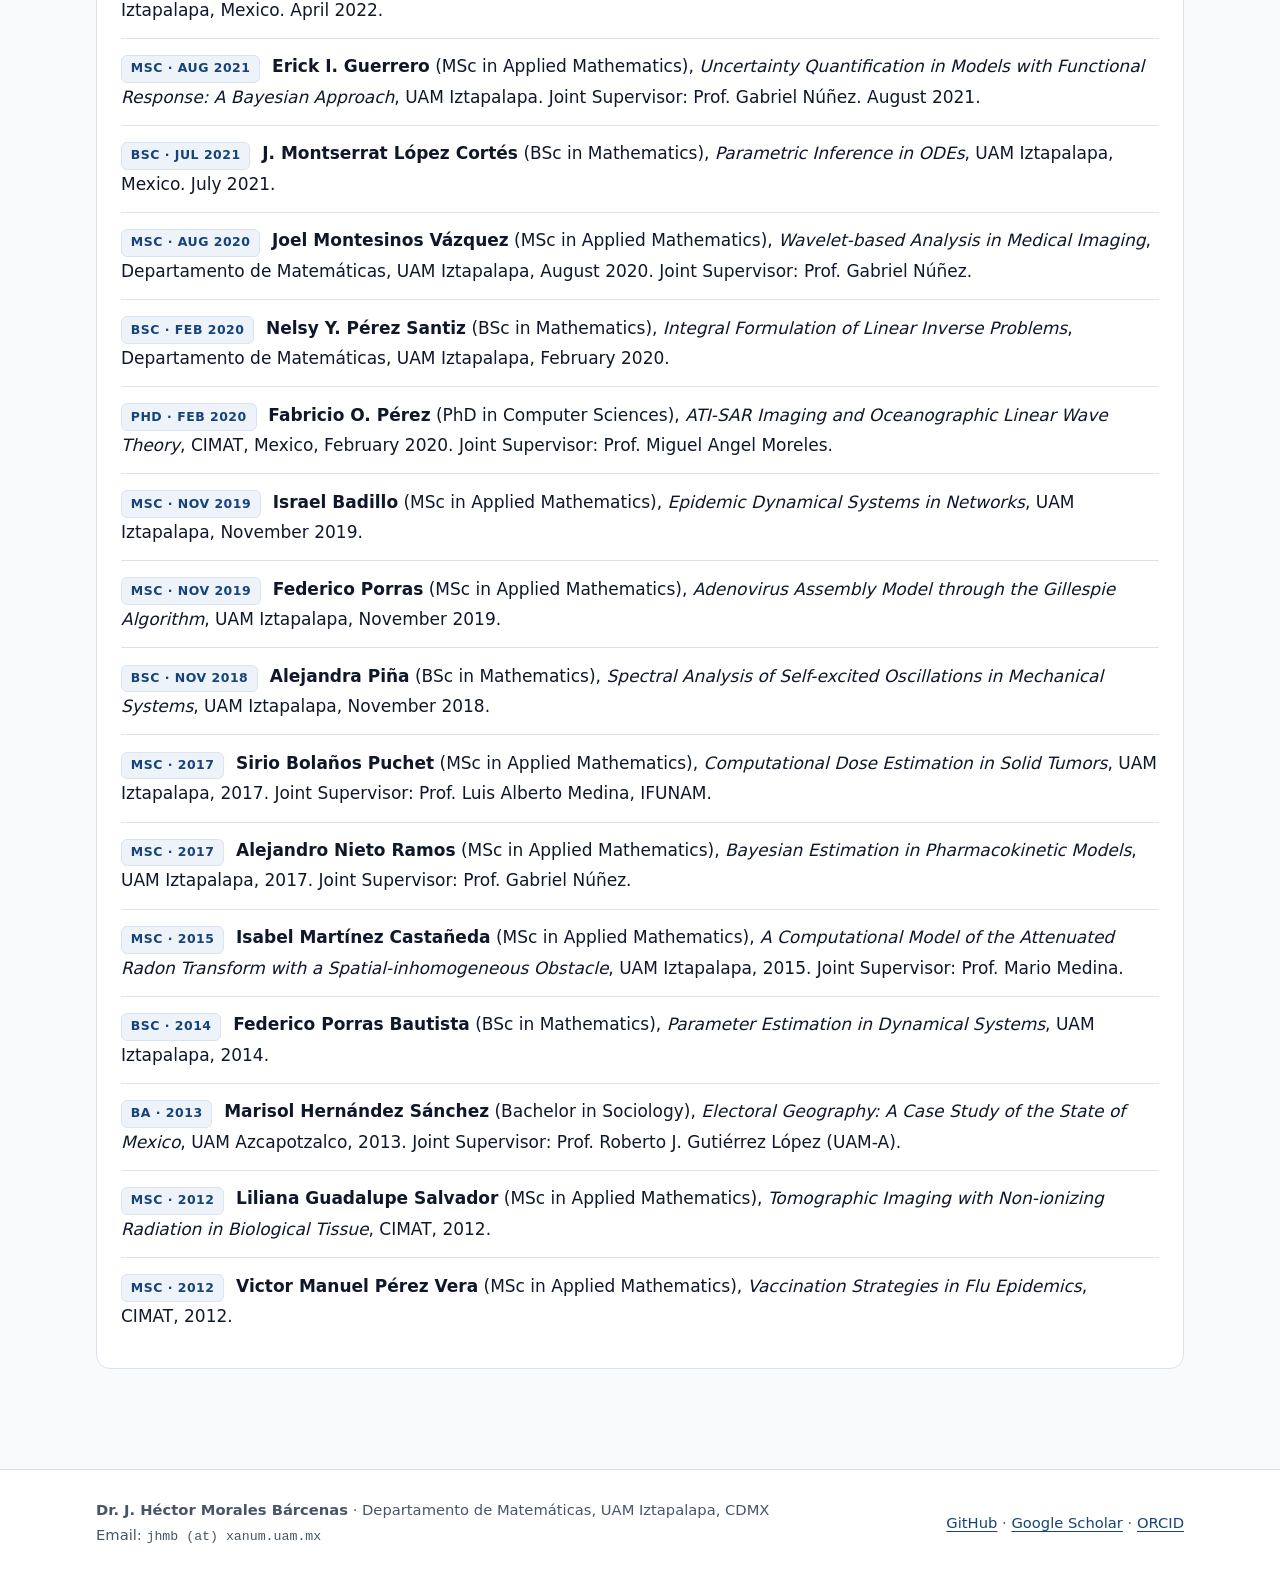
<file: dissertations.html>
<!DOCTYPE html>
<html lang="en">
<head>
  <meta charset="utf-8">
  <meta name="viewport" content="width=device-width, initial-scale=1">
  <meta name="color-scheme" content="light dark">
  <meta name="description" content="PhD, MSc, and BSc dissertations and research internships supervised by Prof. Héctor Morales Bárcenas (UAM Iztapalapa &amp; CIMAT).">
  <title>Dissertations | Héctor Morales UAM-I</title>
  <link rel="stylesheet" href="assets/css/style.css">
</head>
<body>
  <a href="#main-title" class="visually-hidden">Skip to main content</a>

  <header class="site-header">
    <div class="container header-inner">
      <a href="index.html" class="site-brand">
        <span class="site-brand-badge">JHMB</span>
        <span>Héctor Morales</span>
      </a>
      <nav aria-label="Primary">
        <ul class="nav-list">
          <li><a href="index.html">Home</a></li>
          <li><a href="bio.html">Bio</a></li>
          <li><a href="research.html">Research</a></li>
          <li><a href="papers.html">Papers &amp; Code</a></li>
          <li><a href="dissertations.html" aria-current="page">Dissertations</a></li>
          <li><a href="teaching.html">Teaching</a></li>
          <li><a href="data-science-group.html">Data Science Group</a></li>
          <li><a href="university-project.html">University Project</a></li>
        </ul>
      </nav>
    </div>
  </header>

  <div class="page-banner">
    <div class="container">
      <h1 id="main-title" tabindex="-1">Dissertations &amp; Supervised Students</h1>
      <p>PhD, MSc, and BSc theses and research internships at UAM Iztapalapa, CIMAT, UAM Azcapotzalco, and UnADM.</p>
    </div>
  </div>

  <main class="container">
    <!-- Dissertations in Progress -->
    <section class="section-block card">
      <h2>Dissertations in Progress</h2>
      <ul class="thesis-list" role="list">
        <li>
          <span class="badge">PhD</span>
          <strong>Fátima Fonseca Rodríguez</strong> (PhD in Mathematics),
          <em>Inverse Problems in Elastographic Imaging</em>,
          UAM Iztapalapa, Mexico. Joint Supervisor: Prof. Miguel Angel Moreles (CIMAT).
        </li>
        <li>
          <span class="badge">MSc</span>
          <strong>Brandon Eduardo Antonio Gómez</strong> (MSc in Applied Mathematics),
          <em>Spatio-temporal Modeling through Differential Equations</em>,
          UAM Iztapalapa, Mexico. Joint Supervisor: Prof. Gabriel Núñez.
        </li>
        <li>
          <span class="badge">MSc</span>
          <strong>Viridiana Fierros</strong> (MSc in Applied Mathematics),
          <em>Statistical Decision Theory and Support Vector Machines in Biological Tissue Characterization and Detection</em>,
          UAM Iztapalapa, Mexico. Joint Supervisor: Prof. Oscar Yáñez.
        </li>
        <li>
          <span class="badge">BSc</span>
          <strong>Ana K. Villaescuza</strong> (BSc in Physics),
          Intern in the Program <em>Processing and Visualization in Remote Sensing Imaging</em>,
          UAM Iztapalapa, Mexico. Until May 2026.
        </li>
      </ul>
    </section>

    <!-- Supervised Students -->
    <section class="section-block card">
      <h2>Supervised Students</h2>
      <ul class="thesis-list" role="list">
        <li>
          <span class="badge">BSc</span>
          <strong>Víctor Eduardo Martínez García</strong> (BSc in Physics),
          Intern in the Program <em>Data Science for Mathematical Modeling of Real and Complex Phenomena</em>,
          UAM Iztapalapa, Mexico.
        </li>
        <li>
          <span class="badge">BSc</span>
          <strong>Jesús Munguía Moreno</strong> (BSc in Physics),
          <em>Spatio-temporal Modeling of Infectious Diseases in Mexico City</em>,
          UAM Iztapalapa, Mexico.
        </li>
        <li>
          <span class="badge">BSc</span>
          <strong>Víctor Eduardo Martínez García</strong> (BSc in Physics),
          <em>Similitudes on Bayesian Statistics and Statistical Physics</em>,
          UAM Iztapalapa, Mexico.
        </li>
        <li>
          <span class="badge">BSc &middot; Jun 2025</span>
          <strong>Jesús Munguía Moreno</strong> (BSc in Physics),
          Intern in the Program <em>Processing and Visualization of Spatio-temporal Data on Infectious Diseases</em>,
          UAM Iztapalapa, Mexico. June 2025.
        </li>
        <li>
          <span class="badge">BSc &middot; May 2025</span>
          <strong>Víctor Eduardo Martínez García</strong> (BSc in Mathematics),
          <em>A Mathematical Model for the Interaction between the Scyphophorus acupunctatus (picudo del agave) and the Agave americana</em>,
          Universidad Abierta y a Distancia de México (UnADM), SEP, México. May 2025.
        </li>
        <li>
          <span class="badge">MSc &middot; Dec 2022</span>
          <strong>Neyva G. Dimayuga</strong> (MSc in Applied Mathematics),
          <em>Data Analysis through Variational Bayesian Inference</em>,
          UAM Iztapalapa, Mexico. Joint Supervisor: Prof. Gabriel Núñez. December 2022.
        </li>
        <li>
          <span class="badge">BSc &middot; May 2022</span>
          <strong>M. Fernanda Sosa Estrada</strong> (BSc in Mathematics),
          <em>Markov Chain Monte Carlo Simulations in Bayesian Statistics</em>,
          UAM Iztapalapa. Joint Supervisor: Prof. Gabriel Núñez. May 2022.
        </li>
        <li>
          <span class="badge">BSc &middot; Apr 2022</span>
          <strong>Julieta S. Águila</strong> (BSc in Physics),
          Intern in the Program <em>Neural Networks in Medical Physics</em>,
          UAM Iztapalapa, Mexico. April 2022.
        </li>
        <li>
          <span class="badge">MSc &middot; Aug 2021</span>
          <strong>Erick I. Guerrero</strong> (MSc in Applied Mathematics),
          <em>Uncertainty Quantification in Models with Functional Response: A Bayesian Approach</em>,
          UAM Iztapalapa. Joint Supervisor: Prof. Gabriel Núñez. August 2021.
        </li>
        <li>
          <span class="badge">BSc &middot; Jul 2021</span>
          <strong>J. Montserrat López Cortés</strong> (BSc in Mathematics),
          <em>Parametric Inference in ODEs</em>,
          UAM Iztapalapa, Mexico. July 2021.
        </li>
        <li>
          <span class="badge">MSc &middot; Aug 2020</span>
          <strong>Joel Montesinos Vázquez</strong> (MSc in Applied Mathematics),
          <em>Wavelet-based Analysis in Medical Imaging</em>,
          Departamento de Matemáticas, UAM Iztapalapa, August 2020. Joint Supervisor: Prof. Gabriel Núñez.
        </li>
        <li>
          <span class="badge">BSc &middot; Feb 2020</span>
          <strong>Nelsy Y. Pérez Santiz</strong> (BSc in Mathematics),
          <em>Integral Formulation of Linear Inverse Problems</em>,
          Departamento de Matemáticas, UAM Iztapalapa, February 2020.
        </li>
        <li>
          <span class="badge">PhD &middot; Feb 2020</span>
          <strong>Fabricio O. Pérez</strong> (PhD in Computer Sciences),
          <em>ATI-SAR Imaging and Oceanographic Linear Wave Theory</em>,
          CIMAT, Mexico, February 2020. Joint Supervisor: Prof. Miguel Angel Moreles.
        </li>
        <li>
          <span class="badge">MSc &middot; Nov 2019</span>
          <strong>Israel Badillo</strong> (MSc in Applied Mathematics),
          <em>Epidemic Dynamical Systems in Networks</em>,
          UAM Iztapalapa, November 2019.
        </li>
        <li>
          <span class="badge">MSc &middot; Nov 2019</span>
          <strong>Federico Porras</strong> (MSc in Applied Mathematics),
          <em>Adenovirus Assembly Model through the Gillespie Algorithm</em>,
          UAM Iztapalapa, November 2019.
        </li>
        <li>
          <span class="badge">BSc &middot; Nov 2018</span>
          <strong>Alejandra Piña</strong> (BSc in Mathematics),
          <em>Spectral Analysis of Self-excited Oscillations in Mechanical Systems</em>,
          UAM Iztapalapa, November 2018.
        </li>
        <li>
          <span class="badge">MSc &middot; 2017</span>
          <strong>Sirio Bolaños Puchet</strong> (MSc in Applied Mathematics),
          <em>Computational Dose Estimation in Solid Tumors</em>,
          UAM Iztapalapa, 2017. Joint Supervisor: Prof. Luis Alberto Medina, IFUNAM.
        </li>
        <li>
          <span class="badge">MSc &middot; 2017</span>
          <strong>Alejandro Nieto Ramos</strong> (MSc in Applied Mathematics),
          <em>Bayesian Estimation in Pharmacokinetic Models</em>,
          UAM Iztapalapa, 2017. Joint Supervisor: Prof. Gabriel Núñez.
        </li>
        <li>
          <span class="badge">MSc &middot; 2015</span>
          <strong>Isabel Martínez Castañeda</strong> (MSc in Applied Mathematics),
          <em>A Computational Model of the Attenuated Radon Transform with a Spatial-inhomogeneous Obstacle</em>,
          UAM Iztapalapa, 2015. Joint Supervisor: Prof. Mario Medina.
        </li>
        <li>
          <span class="badge">BSc &middot; 2014</span>
          <strong>Federico Porras Bautista</strong> (BSc in Mathematics),
          <em>Parameter Estimation in Dynamical Systems</em>,
          UAM Iztapalapa, 2014.
        </li>
        <li>
          <span class="badge">BA &middot; 2013</span>
          <strong>Marisol Hernández Sánchez</strong> (Bachelor in Sociology),
          <em>Electoral Geography: A Case Study of the State of Mexico</em>,
          UAM Azcapotzalco, 2013. Joint Supervisor: Prof. Roberto J. Gutiérrez López (UAM-A).
        </li>
        <li>
          <span class="badge">MSc &middot; 2012</span>
          <strong>Liliana Guadalupe Salvador</strong> (MSc in Applied Mathematics),
          <em>Tomographic Imaging with Non-ionizing Radiation in Biological Tissue</em>,
          CIMAT, 2012.
        </li>
        <li>
          <span class="badge">MSc &middot; 2012</span>
          <strong>Victor Manuel Pérez Vera</strong> (MSc in Applied Mathematics),
          <em>Vaccination Strategies in Flu Epidemics</em>,
          CIMAT, 2012.
        </li>
      </ul>
    </section>
  </main>

  <footer class="site-footer">
    <div class="container footer-inner">
      <div>
        <strong>Dr. J. Héctor Morales Bárcenas</strong> &middot; Departamento de Matemáticas, UAM Iztapalapa, CDMX<br>
        Email: <code>jhmb (at) xanum.uam.mx</code>
      </div>
      <div>
        <a href="https://github.com/hectormb100">GitHub</a> &middot;
        <a href="https://scholar.google.com/citations?hl=en&amp;user=fo9sszgAAAAJ&amp;view_op=list_works">Google Scholar</a> &middot;
        <a href="https://orcid.org/0000-0001-9377-4918">ORCID</a>
      </div>
    </div>
  </footer>
</body>
</html>
</file>
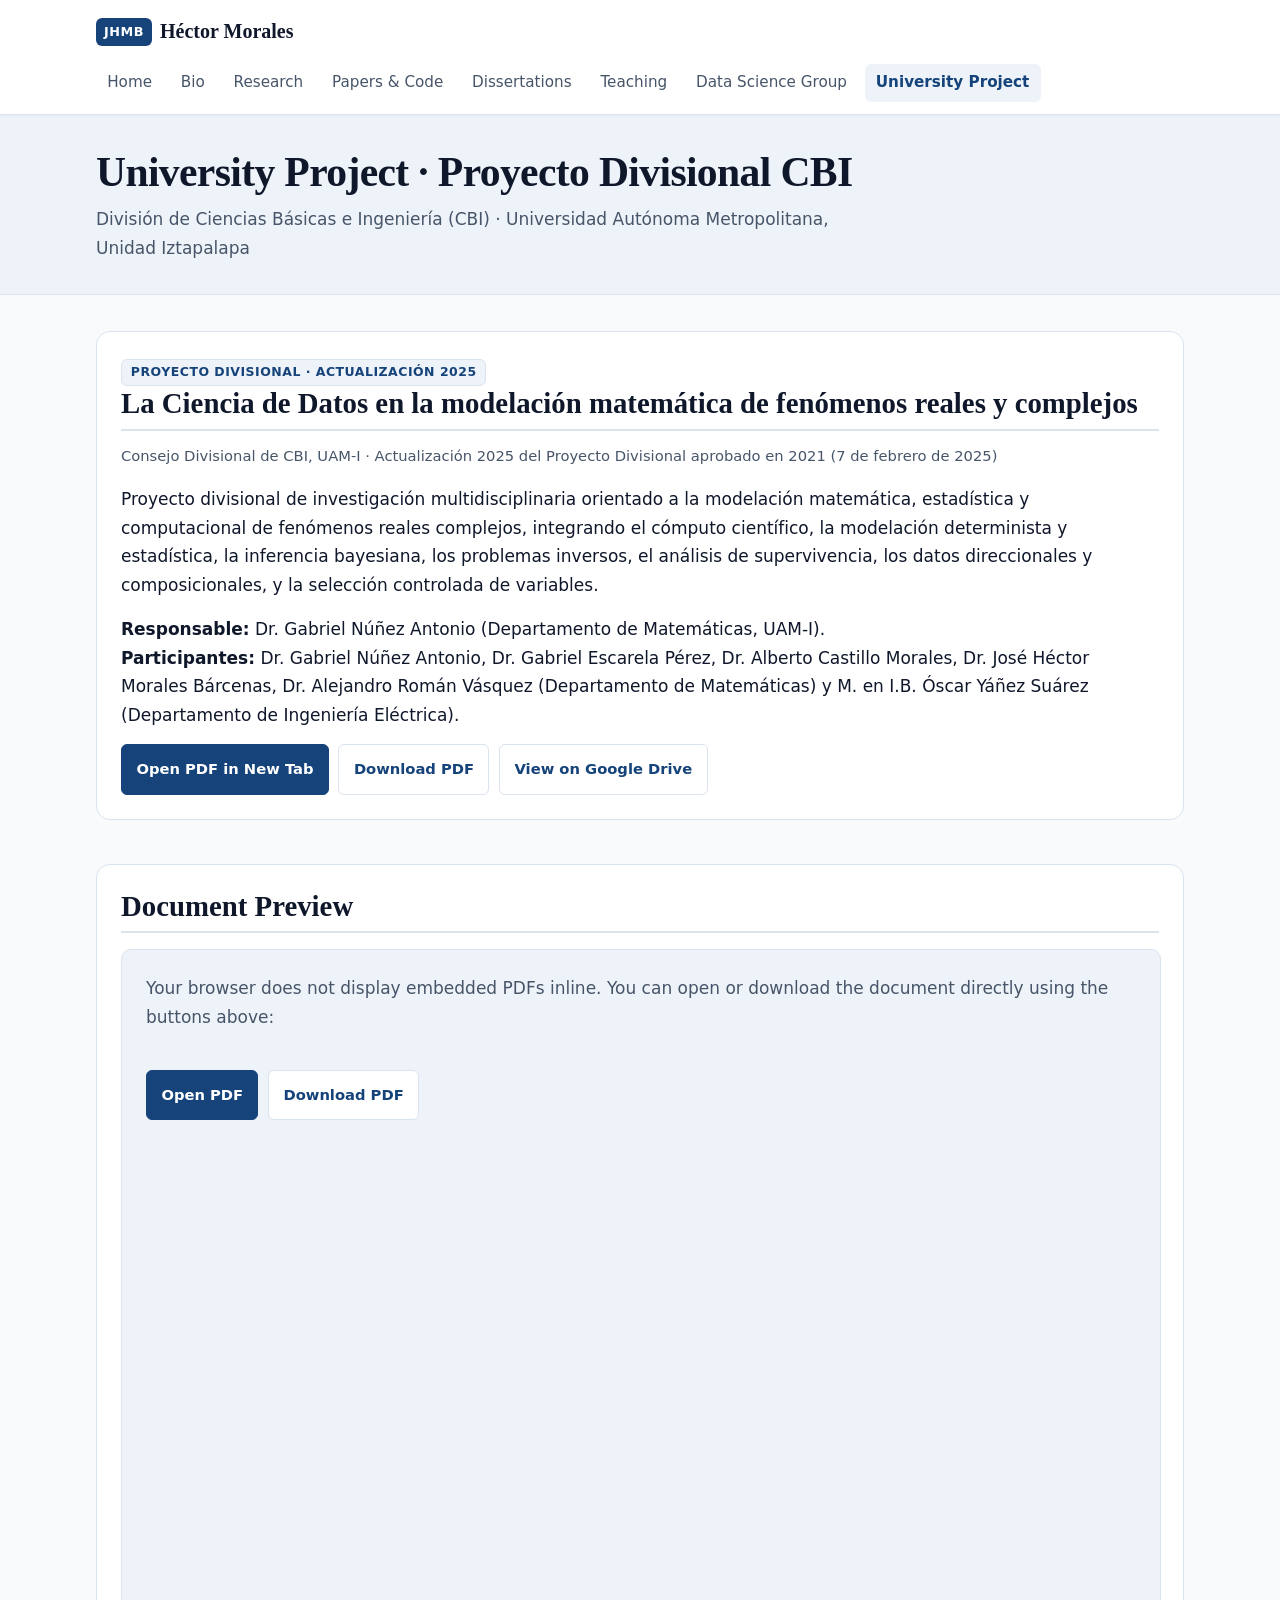
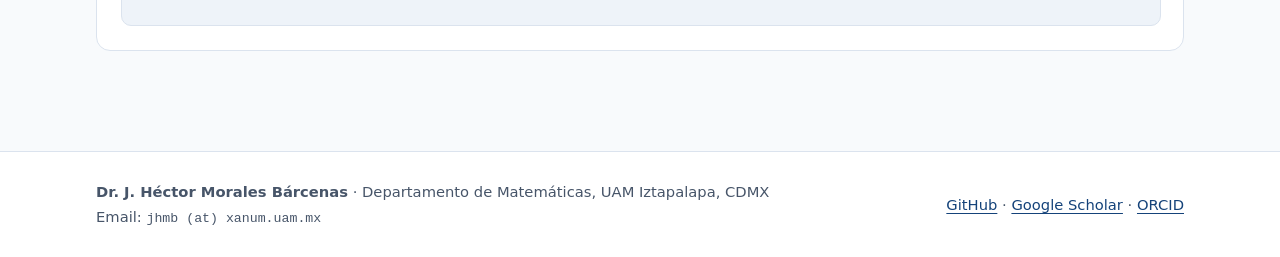
<file: university-project.html>
<!DOCTYPE html>
<html lang="es">
<head>
  <meta charset="utf-8">
  <meta name="viewport" content="width=device-width, initial-scale=1">
  <meta name="color-scheme" content="light dark">
  <meta name="description" content="Proyecto Divisional de CBI, UAM Iztapalapa: La Ciencia de Datos en la modelación matemática de fenómenos reales y complejos (Actualización 2025).">
  <title>University Project | Héctor Morales UAM-I</title>
  <link rel="stylesheet" href="assets/css/style.css">
</head>
<body>
  <a href="#main-title" class="visually-hidden">Skip to main content</a>

  <header class="site-header">
    <div class="container header-inner">
      <a href="index.html" class="site-brand">
        <span class="site-brand-badge">JHMB</span>
        <span>Héctor Morales</span>
      </a>
      <nav aria-label="Primary">
        <ul class="nav-list">
          <li><a href="index.html">Home</a></li>
          <li><a href="bio.html">Bio</a></li>
          <li><a href="research.html">Research</a></li>
          <li><a href="papers.html">Papers &amp; Code</a></li>
          <li><a href="dissertations.html">Dissertations</a></li>
          <li><a href="teaching.html">Teaching</a></li>
          <li><a href="data-science-group.html">Data Science Group</a></li>
          <li><a href="university-project.html" aria-current="page">University Project</a></li>
        </ul>
      </nav>
    </div>
  </header>

  <div class="page-banner">
    <div class="container">
      <h1 id="main-title" tabindex="-1">University Project &middot; Proyecto Divisional CBI</h1>
      <p>
        División de Ciencias Básicas e Ingeniería (CBI) &middot; Universidad Autónoma Metropolitana, Unidad Iztapalapa
      </p>
    </div>
  </div>

  <main class="container">
    <section class="section-block card">
      <span class="badge">Proyecto Divisional &middot; Actualización 2025</span>
      <h2>La Ciencia de Datos en la modelación matemática de fenómenos reales y complejos</h2>
      <p class="paper-meta">
        Consejo Divisional de CBI, UAM-I &middot; Actualización 2025 del Proyecto Divisional aprobado en 2021 (7 de febrero de 2025)
      </p>
      <p class="mt-1">
        Proyecto divisional de investigación multidisciplinaria orientado a la modelación matemática, estadística y computacional de fenómenos reales complejos, integrando el cómputo científico, la modelación determinista y estadística, la inferencia bayesiana, los problemas inversos, el análisis de supervivencia, los datos direccionales y composicionales, y la selección controlada de variables.
      </p>
      <p class="mt-1">
        <strong>Responsable:</strong> Dr. Gabriel Núñez Antonio (Departamento de Matemáticas, UAM-I).<br>
        <strong>Participantes:</strong> Dr. Gabriel Núñez Antonio, Dr. Gabriel Escarela Pérez, Dr. Alberto Castillo Morales, Dr. José Héctor Morales Bárcenas, Dr. Alejandro Román Vásquez (Departamento de Matemáticas) y M. en I.B. Óscar Yáñez Suárez (Departamento de Ingeniería Eléctrica).
      </p>
      <div class="btn-row">
        <a class="btn btn-primary" href="assets/documents/proyecto_divisional_vigente_CBI_UAMI.pdf" target="_blank" rel="noopener">Open PDF in New Tab</a>
        <a class="btn" href="assets/documents/proyecto_divisional_vigente_CBI_UAMI.pdf" download="proyecto_divisional_vigente_CBI_UAMI.pdf">Download PDF</a>
        <a class="btn" href="https://drive.google.com/file/d/1xDy96HFRJVnc0t8SrOyQl9-1NApaAMpA/view?usp=sharing" target="_blank" rel="noopener">View on Google Drive</a>
      </div>
    </section>

    <section class="section-block card">
      <h2>Document Preview</h2>
      <div class="mt-1">
        <object
          data="assets/documents/proyecto_divisional_vigente_CBI_UAMI.pdf"
          type="application/pdf"
          aria-label="Proyecto Divisional de CBI UAM-I: La Ciencia de Datos en la modelación matemática de fenómenos reales y complejos (PDF)"
          style="display: block; inline-size: 100%; block-size: min(75dvb, 52rem); border: 1px solid var(--border-color); border-radius: var(--radius-md); background-color: var(--bg-subtle);"
        >
          <p class="muted" style="padding: 1.5rem;">
            Your browser does not display embedded PDFs inline. You can open or download the document directly using the buttons above:
          </p>
          <div class="btn-row" style="padding-inline: 1.5rem; padding-block-end: 1.5rem;">
            <a class="btn btn-primary" href="assets/documents/proyecto_divisional_vigente_CBI_UAMI.pdf" target="_blank" rel="noopener">Open PDF</a>
            <a class="btn" href="assets/documents/proyecto_divisional_vigente_CBI_UAMI.pdf" download="proyecto_divisional_vigente_CBI_UAMI.pdf">Download PDF</a>
          </div>
        </object>
      </div>
    </section>
  </main>

  <footer class="site-footer">
    <div class="container footer-inner">
      <div>
        <strong>Dr. J. Héctor Morales Bárcenas</strong> &middot; Departamento de Matemáticas, UAM Iztapalapa, CDMX<br>
        Email: <code>jhmb (at) xanum.uam.mx</code>
      </div>
      <div>
        <a href="https://github.com/hectormb100">GitHub</a> &middot;
        <a href="https://scholar.google.com/citations?hl=en&amp;user=fo9sszgAAAAJ&amp;view_op=list_works">Google Scholar</a> &middot;
        <a href="https://orcid.org/0000-0001-9377-4918">ORCID</a>
      </div>
    </div>
  </footer>
</body>
</html>
</file>
<file: assets/css/style.css>
@layer reset, theme, base, layout, components, utilities;

@layer reset {
  :where(html) {
    box-sizing: border-box;
    -webkit-text-size-adjust: 100%;
    scroll-behavior: smooth;
  }

  :where(body, h1, h2, h3, h4, p, figure, blockquote, dl, dd, ul, ol) {
    margin: 0;
  }

  :where(img, picture, svg, video) {
    display: block;
    max-inline-size: 100%;
    block-size: auto;
  }

  @media (prefers-reduced-motion: reduce) {
    :where(html) {
      scroll-behavior: auto;
    }
  }
}

@layer theme {
  :root {
    --bg-canvas-light: #f8fafc;
    --bg-canvas-dark: #0b1120;
    --bg-surface-light: #ffffff;
    --bg-surface-dark: #131c31;
    --bg-subtle-light: #eef3f9;
    --bg-subtle-dark: #1a2642;

    --text-primary-light: #0f172a;
    --text-primary-dark: #e2e8f0;
    --text-muted-light: #475569;
    --text-muted-dark: #94a3b8;

    --brand-light: #15437a;
    --brand-dark: #7cb8ff;
    --brand-hover-light: #0d2e57;
    --brand-hover-dark: #a6d0ff;
    --accent-warm-light: #8b2635;
    --accent-warm-dark: #f48fb1;

    --border-light: #dbe3ee;
    --border-dark: #263554;

    --bg-canvas: var(--bg-canvas-light);
    --bg-surface: var(--bg-surface-light);
    --bg-subtle: var(--bg-subtle-light);
    --text-primary: var(--text-primary-light);
    --text-muted: var(--text-muted-light);
    --brand: var(--brand-light);
    --brand-hover: var(--brand-hover-light);
    --accent-warm: var(--accent-warm-light);
    --border-color: var(--border-light);

    @media (prefers-color-scheme: dark) {
      --bg-canvas: var(--bg-canvas-dark);
      --bg-surface: var(--bg-surface-dark);
      --bg-subtle: var(--bg-subtle-dark);
      --text-primary: var(--text-primary-dark);
      --text-muted: var(--text-muted-dark);
      --brand: var(--brand-dark);
      --brand-hover: var(--brand-hover-dark);
      --accent-warm: var(--accent-warm-dark);
      --border-color: var(--border-dark);
    }

    @supports (color: light-dark(white, black)) {
      --bg-canvas: light-dark(var(--bg-canvas-light), var(--bg-canvas-dark));
      --bg-surface: light-dark(var(--bg-surface-light), var(--bg-surface-dark));
      --bg-subtle: light-dark(var(--bg-subtle-light), var(--bg-subtle-dark));
      --text-primary: light-dark(var(--text-primary-light), var(--text-primary-dark));
      --text-muted: light-dark(var(--text-muted-light), var(--text-muted-dark));
      --brand: light-dark(var(--brand-light), var(--brand-dark));
      --brand-hover: light-dark(var(--brand-hover-light), var(--brand-hover-dark));
      --accent-warm: light-dark(var(--accent-warm-light), var(--accent-warm-dark));
      --border-color: light-dark(var(--border-light), var(--border-dark));
    }

    --font-sans: system-ui, -apple-system, BlinkMacSystemFont, "Segoe UI", Roboto, "Helvetica Neue", Arial, sans-serif;
    --font-serif: Charter, "Bitstream Charter", "Sitka Text", Cambria, Georgia, serif;
    --font-mono: ui-monospace, Menlo, Monaco, "Cascadia Mono", Consolas, monospace;

    --max-content: 68rem;
    --radius-sm: 0.375rem;
    --radius-md: 0.625rem;
    --radius-lg: 0.875rem;

    color-scheme: light dark;
    accent-color: var(--brand);
  }
}

@layer base {
  body {
    background-color: var(--bg-canvas);
    color: var(--text-primary);
    font-family: var(--font-sans);
    font-size: 1.0625rem;
    line-height: 1.68;
    min-block-size: 100dvb;
    display: flex;
    flex-direction: column;
  }

  h1, h2, h3, h4 {
    font-family: var(--font-serif);
    line-height: 1.25;
    text-wrap: balance;
    color: var(--text-primary);
  }

  h1 {
    font-size: clamp(1.85rem, 3.5vw, 2.6rem);
    letter-spacing: -0.015em;
  }

  h2 {
    font-size: clamp(1.4rem, 2.4vw, 1.8rem);
    margin-block-end: 0.85rem;
    padding-block-end: 0.4rem;
    border-block-end: 2px solid var(--border-color);
  }

  h3 {
    font-size: clamp(1.15rem, 1.8vw, 1.35rem);
    margin-block-end: 0.5rem;
  }

  p, li, blockquote {
    text-wrap: pretty;
  }

  p + p {
    margin-block-start: 0.9rem;
  }

  a:any-link {
    color: var(--brand);
    text-decoration-thickness: 1px;
    text-underline-offset: 0.18em;
  }

  a:any-link:hover {
    color: var(--brand-hover);
    text-decoration-thickness: 2px;
  }

  :where(a:any-link, button, summary):focus-visible {
    outline: 3px solid var(--brand);
    outline-offset: 3px;
    border-radius: var(--radius-sm);
  }

  code, pre {
    font-family: var(--font-mono);
    font-size: 0.9em;
  }

  pre {
    background-color: var(--bg-subtle);
    border: 1px solid var(--border-color);
    border-radius: var(--radius-md);
    padding: 1rem 1.15rem;
    overflow-x: auto;
    line-height: 1.5;
  }
}

@layer layout {
  .container {
    inline-size: min(100% - 2.5rem, var(--max-content));
    margin-inline: auto;
  }

  main {
    flex: 1;
    padding-block: 2.25rem 3.5rem;
  }

  .section-block {
    margin-block-end: 2.75rem;
  }

  .two-col {
    display: grid;
    grid-template-columns: repeat(auto-fit, minmax(min(100%, 20rem), 1fr));
    gap: 1.75rem;
    align-items: start;
  }

  .profile-split {
    display: grid;
    grid-template-columns: minmax(14rem, 19rem) 1fr;
    gap: 2rem;
    align-items: start;
  }

  @media (max-width: 48rem) {
    .profile-split {
      grid-template-columns: 1fr;
    }
  }
}

@layer components {
  /* Sticky Navigation Header */
  .site-header {
    position: sticky;
    inset-block-start: 0;
    z-index: 50;
    background-color: var(--bg-surface);
    border-block-end: 1px solid var(--border-color);
    box-shadow: 0 1px 3px rgba(15, 23, 42, 0.05);
  }

  .header-inner {
    display: flex;
    flex-wrap: wrap;
    align-items: safe center;
    justify-content: space-between;
    gap: 0.75rem 1.5rem;
    padding-block: 0.75rem;
  }

  .site-brand:any-link {
    font-family: var(--font-serif);
    font-weight: 700;
    font-size: 1.25rem;
    text-decoration: none;
    color: var(--text-primary);
    display: inline-flex;
    align-items: center;
    gap: 0.5rem;
    min-block-size: 2.5rem;
  }

  .site-brand-badge {
    background-color: var(--brand);
    color: var(--bg-surface);
    font-family: var(--font-sans);
    font-size: 0.8rem;
    font-weight: 700;
    letter-spacing: 0.04em;
    padding: 0.2rem 0.5rem;
    border-radius: var(--radius-sm);
  }

  .nav-list {
    list-style: none;
    padding: 0;
    display: flex;
    flex-wrap: wrap;
    flex-wrap: balance;
    gap: 0.25rem 0.4rem;
  }

  .nav-list a:any-link {
    display: inline-flex;
    align-items: center;
    min-block-size: 2.35rem;
    padding-inline: 0.7rem;
    border-radius: var(--radius-sm);
    text-decoration: none;
    font-size: 0.95rem;
    font-weight: 500;
    color: var(--text-muted);
  }

  .nav-list a:any-link:hover {
    background-color: var(--bg-subtle);
    color: var(--text-primary);
  }

  .nav-list a[aria-current="page"] {
    background-color: var(--bg-subtle);
    color: var(--brand);
    font-weight: 650;
  }

  /* Hero Banner */
  .hero-banner {
    background-color: #0e223d;
    background-image: linear-gradient(135deg, rgba(11, 25, 48, 0.84), rgba(21, 67, 122, 0.76)), url("../images/img-00-hero.png");
    background-size: cover;
    background-position: center;
    color: #f8fafc;
    padding-block: 3.25rem;
    border-block-end: 1px solid var(--border-color);
  }

  .hero-banner h1 {
    color: #ffffff;
    margin-block-end: 0.5rem;
  }

  .hero-subtitle {
    font-size: 1.15rem;
    color: #dbeafe;
    max-inline-size: 52rem;
  }

  .page-banner {
    background-color: var(--bg-subtle);
    padding-block: 2rem;
    border-block-end: 1px solid var(--border-color);
  }

  .page-banner p {
    color: var(--text-muted);
    margin-block-start: 0.4rem;
    max-inline-size: 55rem;
  }

  /* Cards & Surfaces */
  .card {
    background-color: var(--bg-surface);
    border: 1px solid var(--border-color);
    border-radius: var(--radius-lg);
    padding: 1.5rem;
  }

  .card + .card {
    margin-block-start: 1.25rem;
  }

  .card-grid {
    display: grid;
    grid-template-columns: repeat(auto-fit, minmax(min(100%, 17.5rem), 1fr));
    gap: 1.25rem;
  }

  /* Tag Pills & Profile Links */
  .pill-list {
    list-style: none;
    padding: 0;
    display: flex;
    flex-wrap: wrap;
    flex-wrap: balance;
    gap: 0.5rem;
  }

  .pill {
    background-color: var(--bg-subtle);
    border: 1px solid var(--border-color);
    color: var(--text-primary);
    padding: 0.3rem 0.75rem;
    border-radius: 999px;
    font-size: 0.9rem;
    font-weight: 500;
  }

  .btn-row {
    display: flex;
    flex-wrap: wrap;
    gap: 0.6rem;
    margin-block-start: 0.9rem;
  }

  .btn:any-link {
    display: inline-flex;
    align-items: center;
    gap: 0.4rem;
    min-block-size: 2.35rem;
    padding: 0.35rem 0.9rem;
    border-radius: var(--radius-sm);
    font-size: 0.92rem;
    font-weight: 600;
    text-decoration: none;
    border: 1px solid var(--border-color);
    background-color: var(--bg-surface);
    color: var(--brand);
  }

  .btn:any-link:hover {
    background-color: var(--bg-subtle);
    border-color: var(--brand);
  }

  .btn.btn-primary:any-link {
    background-color: var(--brand);
    border-color: var(--brand);
    color: var(--bg-surface);
  }

  .btn.btn-primary:any-link:hover {
    background-color: var(--brand-hover);
    border-color: var(--brand-hover);
  }

  /* Blockquotes */
  .quote-card {
    border-inline-start: 4px solid var(--brand);
    background-color: var(--bg-surface);
    border-block: 1px solid var(--border-color);
    border-inline-end: 1px solid var(--border-color);
    border-start-end-radius: var(--radius-md);
    border-end-end-radius: var(--radius-md);
    padding: 1rem 1.25rem;
  }

  .quote-card p {
    font-family: var(--font-serif);
    font-style: italic;
  }

  .quote-card footer {
    margin-block-start: 0.45rem;
    font-size: 0.9rem;
    color: var(--text-muted);
    font-style: normal;
  }

  .quote-stack {
    display: grid;
    gap: 1rem;
  }

  /* Figures & Photo Galleries */
  figure.media-figure {
    background-color: var(--bg-surface);
    border: 1px solid var(--border-color);
    border-radius: var(--radius-md);
    padding: 0.65rem;
  }

  figure.media-figure img {
    border-radius: var(--radius-sm);
    inline-size: 100%;
  }

  figure.media-figure figcaption {
    margin-block-start: 0.55rem;
    font-size: 0.9rem;
    color: var(--text-muted);
  }

  .gallery-grid {
    display: grid;
    grid-template-columns: repeat(auto-fit, minmax(min(100%, 15rem), 1fr));
    gap: 1rem;
    align-items: start;
  }

  .tool-card {
    display: flex;
    flex-direction: column;
    align-items: center;
    text-align: center;
    justify-content: space-between;
    gap: 0.75rem;
    padding: 1.15rem;
    background-color: var(--bg-surface);
    border: 1px solid var(--border-color);
    border-radius: var(--radius-md);
  }

  .tool-card img {
    max-block-size: 5.5rem;
    inline-size: auto;
    object-fit: contain;
  }

  /* Responsive Video Embeds */
  .video-frame {
    aspect-ratio: 16 / 9;
    inline-size: 100%;
    border: 1px solid var(--border-color);
    border-radius: var(--radius-md);
    background-color: #000;
  }

  /* Paper & Thesis Lists */
  .paper-item {
    background-color: var(--bg-surface);
    border: 1px solid var(--border-color);
    border-radius: var(--radius-md);
    padding: 1.25rem 1.4rem;
  }

  .paper-item + .paper-item {
    margin-block-start: 1rem;
  }

  .paper-meta {
    font-size: 0.92rem;
    color: var(--text-muted);
    margin-block-start: 0.25rem;
  }

  .badge {
    display: inline-block;
    font-size: 0.78rem;
    font-weight: 700;
    text-transform: uppercase;
    letter-spacing: 0.04em;
    padding: 0.15rem 0.55rem;
    border-radius: var(--radius-sm);
    background-color: var(--bg-subtle);
    color: var(--brand);
    border: 1px solid var(--border-color);
    margin-inline-end: 0.4rem;
  }

  .thesis-list, .seminar-list {
    list-style: none;
    padding: 0;
  }

  .thesis-list li, .seminar-list li {
    padding-block: 0.85rem;
  }

  .thesis-list li:not(:last-child),
  .seminar-list li:not(:last-child) {
    border-block-end: 1px solid var(--border-color);
  }

  details.bibtex-box {
    margin-block-start: 0.75rem;
  }

  details.bibtex-box summary {
    cursor: pointer;
    font-size: 0.9rem;
    font-weight: 600;
    color: var(--brand);
    display: inline-block;
    padding-block: 0.2rem;
  }

  details.bibtex-box pre {
    margin-block-start: 0.5rem;
  }

  /* Stats Grid (Numeralia) */
  .stat-grid {
    display: grid;
    grid-template-columns: repeat(auto-fit, minmax(min(100%, 11rem), 1fr));
    gap: 1rem;
  }

  .stat-card {
    background-color: var(--bg-surface);
    border: 1px solid var(--border-color);
    border-radius: var(--radius-md);
    padding: 1.1rem;
    text-align: center;
  }

  .stat-number {
    display: block;
    font-family: var(--font-serif);
    font-size: 2rem;
    font-weight: 700;
    color: var(--brand);
    line-height: 1.1;
  }

  .stat-label {
    display: block;
    margin-block-start: 0.35rem;
    font-size: 0.9rem;
    color: var(--text-muted);
  }

  /* Footer */
  .site-footer {
    background-color: var(--bg-surface);
    border-block-start: 1px solid var(--border-color);
    padding-block: 1.75rem;
    font-size: 0.92rem;
    color: var(--text-muted);
  }

  .footer-inner {
    display: flex;
    flex-wrap: wrap;
    justify-content: space-between;
    align-items: center;
    gap: 1rem;
  }
}

@layer utilities {
  .visually-hidden:where(:not(:focus-within, :active)) {
    position: absolute !important;
    clip-path: inset(50%) !important;
    overflow: hidden !important;
    inline-size: 1px !important;
    block-size: 1px !important;
    margin: -1px !important;
    padding: 0 !important;
    border: 0 !important;
    white-space: nowrap !important;
  }

  .muted {
    color: var(--text-muted);
  }

  .mt-1 {
    margin-block-start: 1rem;
  }

  .mt-2 {
    margin-block-start: 1.75rem;
  }
}
</file>
